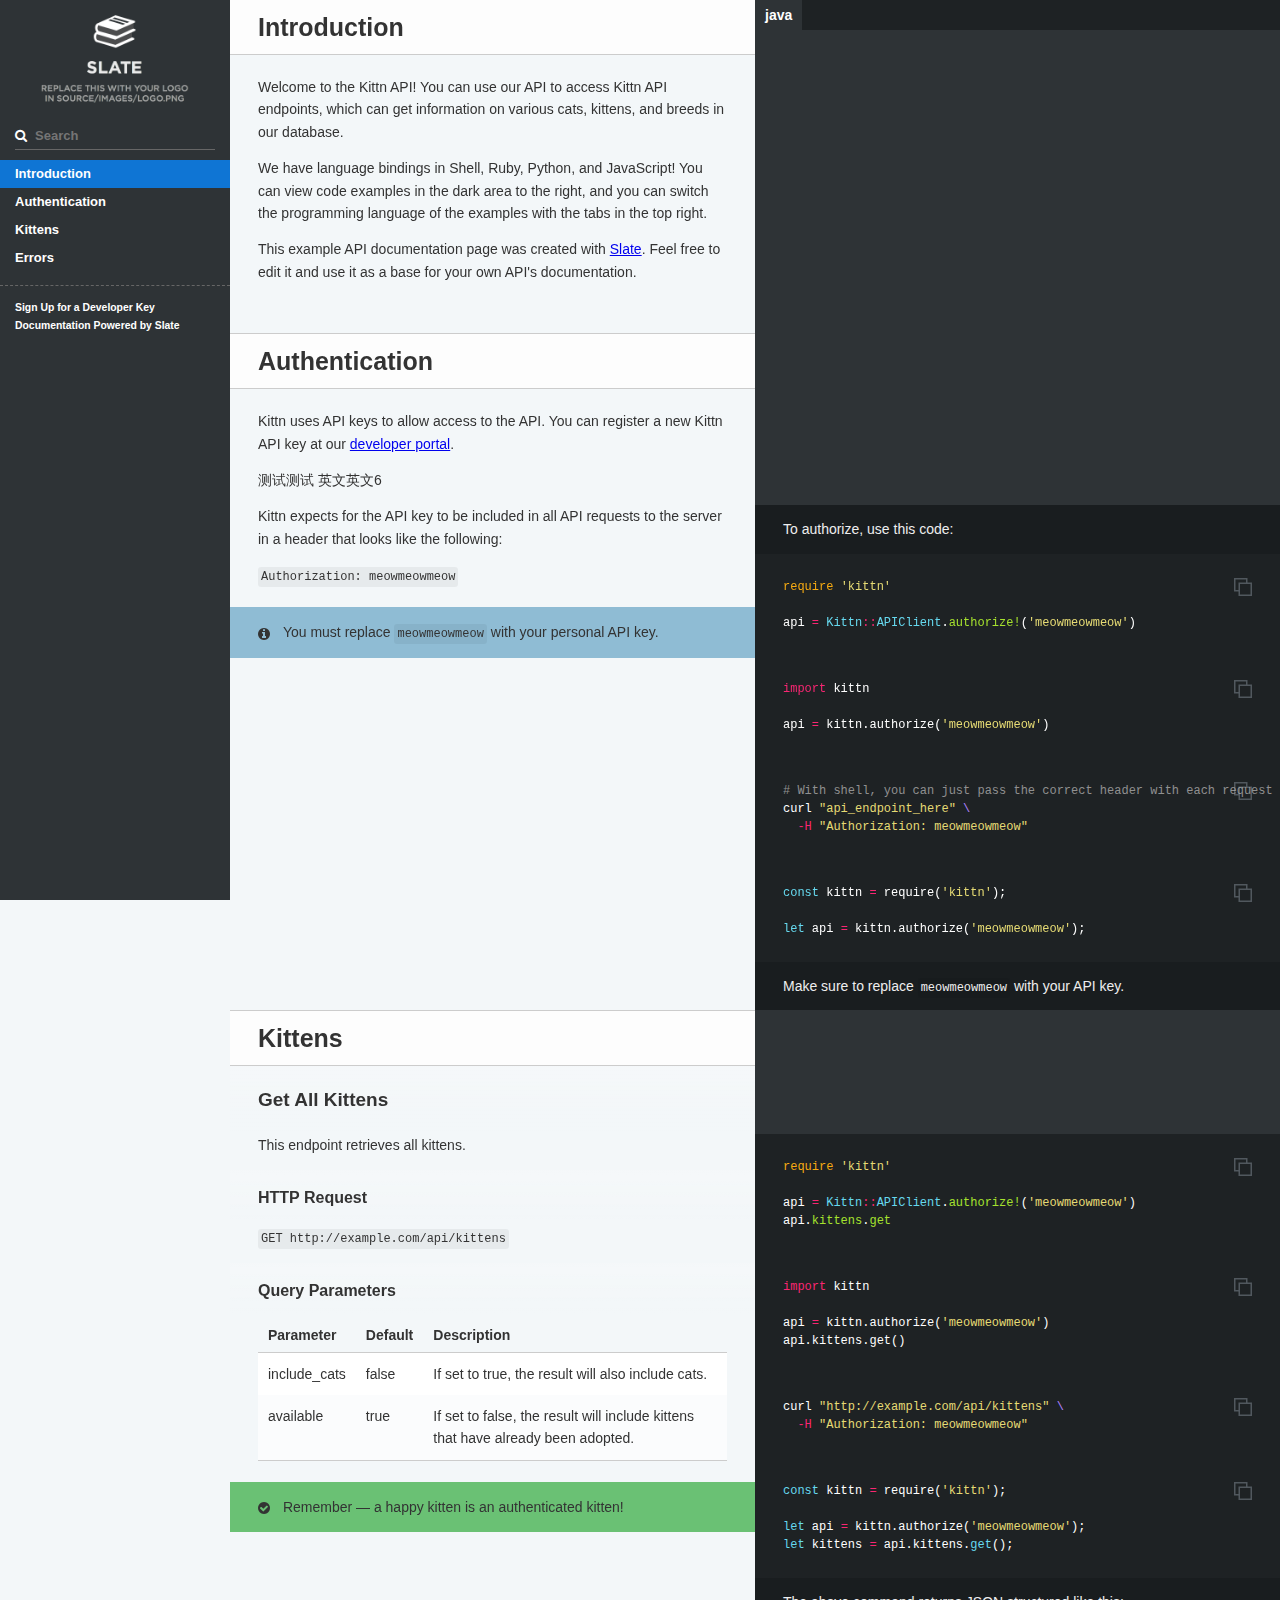
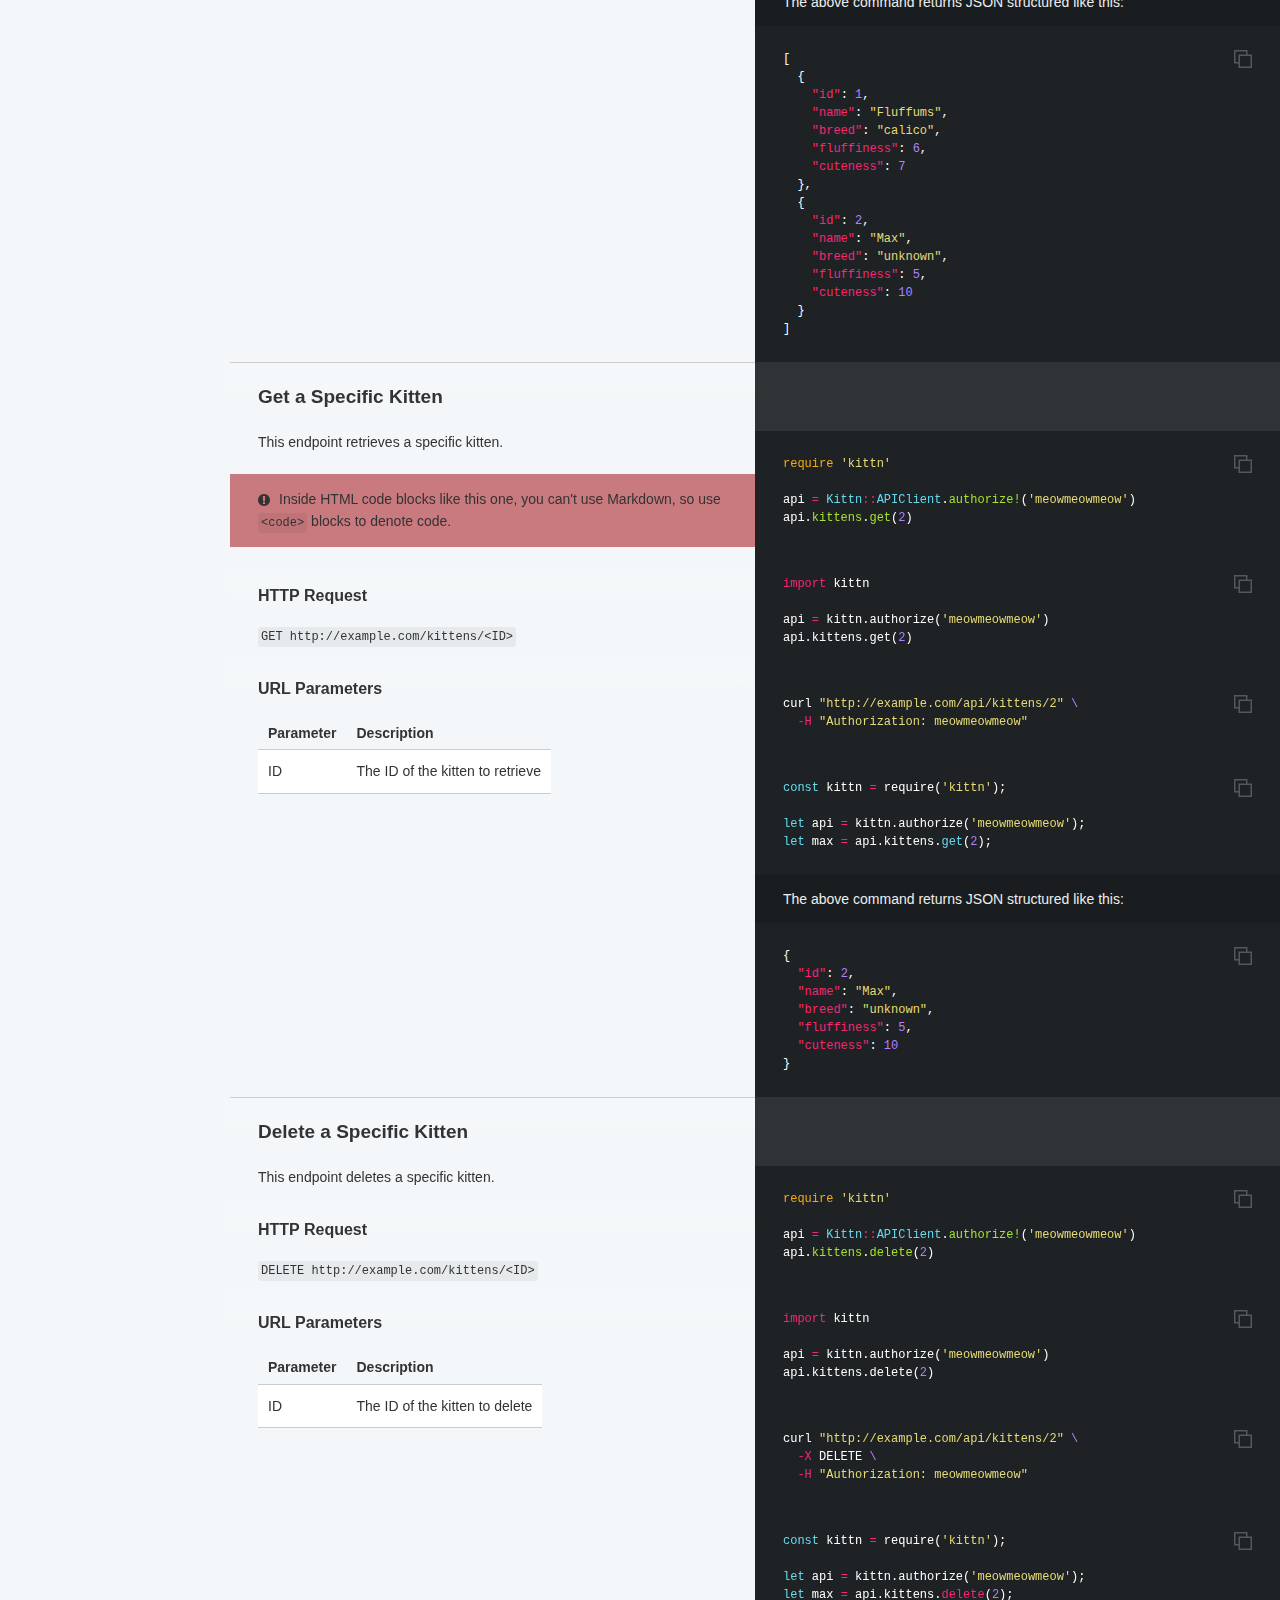
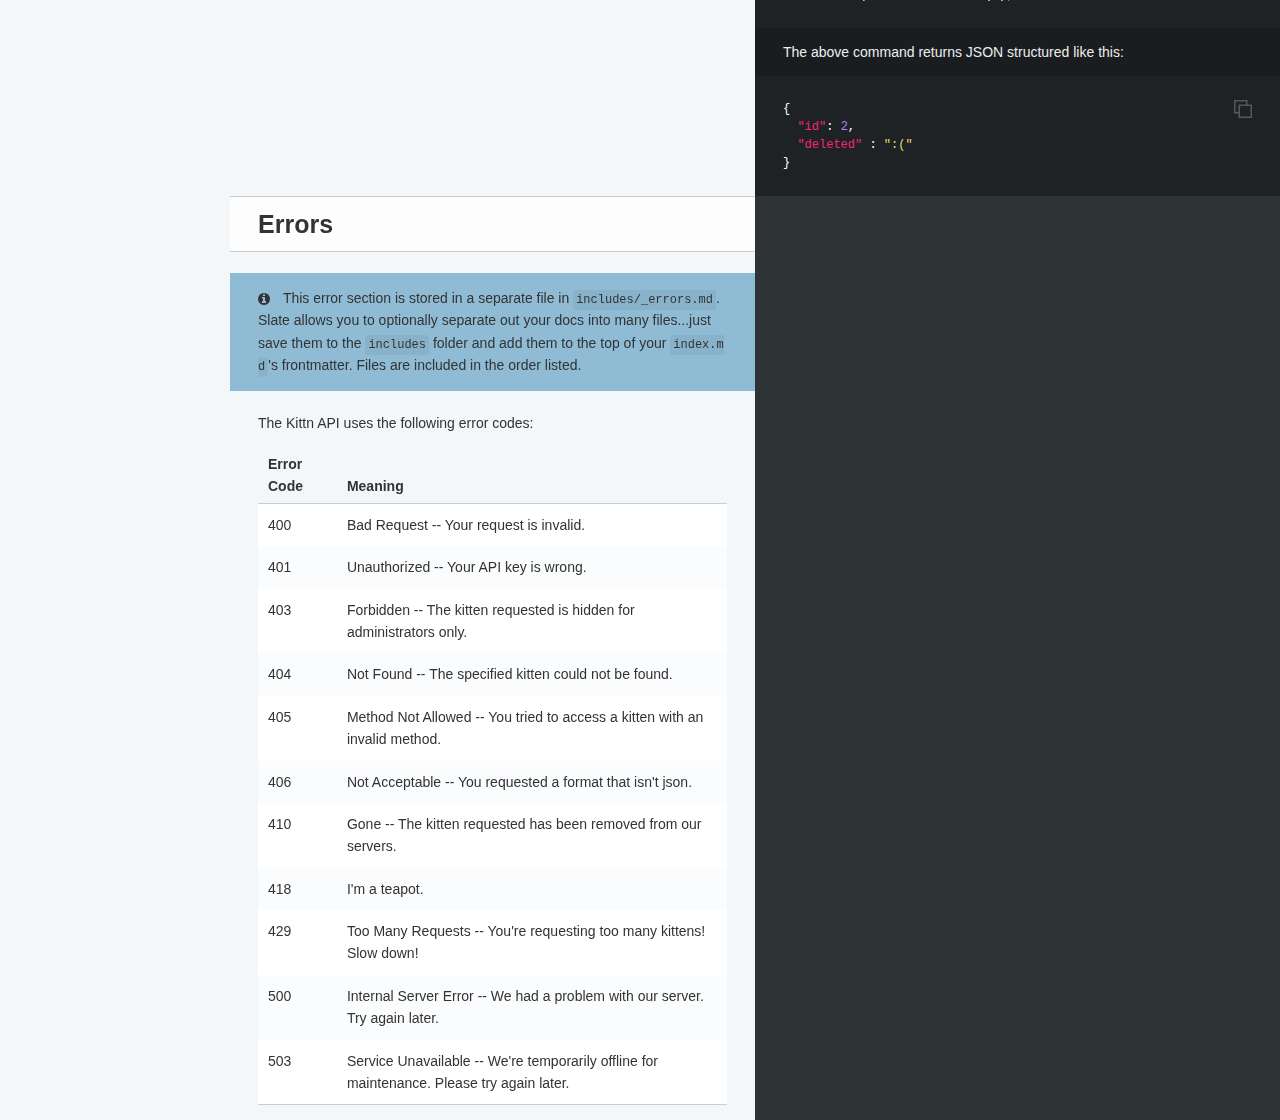
<file: API-MPC/en/index.html>
<!doctype html>
<html>
  <head>
    <meta charset="utf-8">
    <meta content="IE=edge,chrome=1" http-equiv="X-UA-Compatible">
    <meta name="viewport" content="width=device-width, initial-scale=1, maximum-scale=1">
        <meta
            name="description"
            content="Documentation for the Kittn API"
        >
    <title>API Reference</title>

    <style media="screen">
      .highlight table td { padding: 5px; }
.highlight table pre { margin: 0; }
.highlight .gh {
  color: #999999;
}
.highlight .sr {
  color: #f6aa11;
}
.highlight .go {
  color: #888888;
}
.highlight .gp {
  color: #555555;
}
.highlight .gs {
}
.highlight .gu {
  color: #aaaaaa;
}
.highlight .nb {
  color: #f6aa11;
}
.highlight .cm {
  color: #75715e;
}
.highlight .cp {
  color: #75715e;
}
.highlight .c1 {
  color: #75715e;
}
.highlight .cs {
  color: #75715e;
}
.highlight .c, .highlight .ch, .highlight .cd, .highlight .cpf {
  color: #75715e;
}
.highlight .err {
  color: #960050;
}
.highlight .gr {
  color: #960050;
}
.highlight .gt {
  color: #960050;
}
.highlight .gd {
  color: #49483e;
}
.highlight .gi {
  color: #49483e;
}
.highlight .ge {
  color: #49483e;
}
.highlight .kc {
  color: #66d9ef;
}
.highlight .kd {
  color: #66d9ef;
}
.highlight .kr {
  color: #66d9ef;
}
.highlight .no {
  color: #66d9ef;
}
.highlight .kt {
  color: #66d9ef;
}
.highlight .mf {
  color: #ae81ff;
}
.highlight .mh {
  color: #ae81ff;
}
.highlight .il {
  color: #ae81ff;
}
.highlight .mi {
  color: #ae81ff;
}
.highlight .mo {
  color: #ae81ff;
}
.highlight .m, .highlight .mb, .highlight .mx {
  color: #ae81ff;
}
.highlight .sc {
  color: #ae81ff;
}
.highlight .se {
  color: #ae81ff;
}
.highlight .ss {
  color: #ae81ff;
}
.highlight .sd {
  color: #e6db74;
}
.highlight .s2 {
  color: #e6db74;
}
.highlight .sb {
  color: #e6db74;
}
.highlight .sh {
  color: #e6db74;
}
.highlight .si {
  color: #e6db74;
}
.highlight .sx {
  color: #e6db74;
}
.highlight .s1 {
  color: #e6db74;
}
.highlight .s, .highlight .sa, .highlight .dl {
  color: #e6db74;
}
.highlight .na {
  color: #a6e22e;
}
.highlight .nc {
  color: #a6e22e;
}
.highlight .nd {
  color: #a6e22e;
}
.highlight .ne {
  color: #a6e22e;
}
.highlight .nf, .highlight .fm {
  color: #a6e22e;
}
.highlight .vc {
  color: #ffffff;
}
.highlight .nn {
  color: #ffffff;
}
.highlight .ni {
  color: #ffffff;
}
.highlight .bp {
  color: #ffffff;
}
.highlight .vg {
  color: #ffffff;
}
.highlight .vi {
  color: #ffffff;
}
.highlight .nv, .highlight .vm {
  color: #ffffff;
}
.highlight .w {
  color: #ffffff;
}
.highlight {
  color: #ffffff;
}
.highlight .n, .highlight .py, .highlight .nx {
  color: #ffffff;
}
.highlight .nl {
  color: #f92672;
}
.highlight .ow {
  color: #f92672;
}
.highlight .nt {
  color: #f92672;
}
.highlight .k, .highlight .kv {
  color: #f92672;
}
.highlight .kn {
  color: #f92672;
}
.highlight .kp {
  color: #f92672;
}
.highlight .o {
  color: #f92672;
}
    </style>
    <style media="print">
      * {
        -webkit-transition:none!important;
        transition:none!important;
      }
      .highlight table td { padding: 5px; }
.highlight table pre { margin: 0; }
.highlight, .highlight .w {
  color: #586e75;
}
.highlight .err {
  color: #002b36;
  background-color: #dc322f;
}
.highlight .c, .highlight .ch, .highlight .cd, .highlight .cm, .highlight .cpf, .highlight .c1, .highlight .cs {
  color: #657b83;
}
.highlight .cp {
  color: #b58900;
}
.highlight .nt {
  color: #b58900;
}
.highlight .o, .highlight .ow {
  color: #93a1a1;
}
.highlight .p, .highlight .pi {
  color: #93a1a1;
}
.highlight .gi {
  color: #859900;
}
.highlight .gd {
  color: #dc322f;
}
.highlight .gh {
  color: #268bd2;
  background-color: #002b36;
  font-weight: bold;
}
.highlight .k, .highlight .kn, .highlight .kp, .highlight .kr, .highlight .kv {
  color: #6c71c4;
}
.highlight .kc {
  color: #cb4b16;
}
.highlight .kt {
  color: #cb4b16;
}
.highlight .kd {
  color: #cb4b16;
}
.highlight .s, .highlight .sb, .highlight .sc, .highlight .dl, .highlight .sd, .highlight .s2, .highlight .sh, .highlight .sx, .highlight .s1 {
  color: #859900;
}
.highlight .sa {
  color: #6c71c4;
}
.highlight .sr {
  color: #2aa198;
}
.highlight .si {
  color: #d33682;
}
.highlight .se {
  color: #d33682;
}
.highlight .nn {
  color: #b58900;
}
.highlight .nc {
  color: #b58900;
}
.highlight .no {
  color: #b58900;
}
.highlight .na {
  color: #268bd2;
}
.highlight .m, .highlight .mb, .highlight .mf, .highlight .mh, .highlight .mi, .highlight .il, .highlight .mo, .highlight .mx {
  color: #859900;
}
.highlight .ss {
  color: #859900;
}
    </style>
    <link href="stylesheets/screen-cf9a9cf0.css" rel="stylesheet" media="screen" />
    <link href="stylesheets/print-953e3353.css" rel="stylesheet" media="print" />
      <script src="javascripts/all-2b633527.js"></script>

    <script>
      $(function() { setupCodeCopy(); });
    </script>
  </head>

  <body class="index" data-languages="[&quot;java&quot;]">
    <a href="#" id="nav-button">
      <span>
        NAV
        <img src="images/navbar-cad8cdcb.png" alt="" />
      </span>
    </a>
    <div class="toc-wrapper">
      <img src="images/logo-1e815a84.png" class="logo" alt="" />
        <div class="lang-selector">
              <a href="#" data-language-name="java">java</a>
        </div>
        <div class="search">
          <input type="text" class="search" id="input-search" placeholder="Search">
        </div>
        <ul class="search-results"></ul>
      <ul id="toc" class="toc-list-h1">
          <li>
            <a href="#introduction" class="toc-h1 toc-link" data-title="Introduction">Introduction</a>
          </li>
          <li>
            <a href="#authentication" class="toc-h1 toc-link" data-title="Authentication">Authentication</a>
          </li>
          <li>
            <a href="#kittens" class="toc-h1 toc-link" data-title="Kittens">Kittens</a>
              <ul class="toc-list-h2">
                  <li>
                    <a href="#get-all-kittens" class="toc-h2 toc-link" data-title="Get All Kittens">Get All Kittens</a>
                      <ul class="toc-list-h3">
                          <li>
                            <a href="#http-request" class="toc-h3 toc-link" data-title="HTTP Request">HTTP Request</a>
                          </li>
                          <li>
                            <a href="#query-parameters" class="toc-h3 toc-link" data-title="Query Parameters">Query Parameters</a>
                          </li>
                      </ul>
                  </li>
                  <li>
                    <a href="#get-a-specific-kitten" class="toc-h2 toc-link" data-title="Get a Specific Kitten">Get a Specific Kitten</a>
                      <ul class="toc-list-h3">
                          <li>
                            <a href="#http-request-2" class="toc-h3 toc-link" data-title="HTTP Request">HTTP Request</a>
                          </li>
                          <li>
                            <a href="#url-parameters" class="toc-h3 toc-link" data-title="URL Parameters">URL Parameters</a>
                          </li>
                      </ul>
                  </li>
                  <li>
                    <a href="#delete-a-specific-kitten" class="toc-h2 toc-link" data-title="Delete a Specific Kitten">Delete a Specific Kitten</a>
                      <ul class="toc-list-h3">
                          <li>
                            <a href="#http-request-3" class="toc-h3 toc-link" data-title="HTTP Request">HTTP Request</a>
                          </li>
                          <li>
                            <a href="#url-parameters-2" class="toc-h3 toc-link" data-title="URL Parameters">URL Parameters</a>
                          </li>
                      </ul>
                  </li>
              </ul>
          </li>
          <li>
            <a href="#errors" class="toc-h1 toc-link" data-title="Errors">Errors</a>
          </li>
      </ul>
        <ul class="toc-footer">
            <li><a href='#'>Sign Up for a Developer Key</a></li>
            <li><a href='https://github.com/slatedocs/slate'>Documentation Powered by Slate</a></li>
        </ul>
    </div>
    <div class="page-wrapper">
      <div class="dark-box"></div>
      <div class="content">
        <h1 id='introduction'>Introduction</h1>
<p>Welcome to the Kittn API! You can use our API to access Kittn API endpoints, which can get information on various cats, kittens, and breeds in our database.</p>

<p>We have language bindings in Shell, Ruby, Python, and JavaScript! You can view code examples in the dark area to the right, and you can switch the programming language of the examples with the tabs in the top right.</p>

<p>This example API documentation page was created with <a href="https://github.com/slatedocs/slate">Slate</a>. Feel free to edit it and use it as a base for your own API&#39;s documentation.</p>
<h1 id='authentication'>Authentication</h1>
<p>Kittn uses API keys to allow access to the API. You can register a new Kittn API key at our <a href="http://example.com/developers">developer portal</a>.</p>

<p>测试测试 英文英文6</p>

<blockquote>
<p>To authorize, use this code:</p>
</blockquote>
<div class="highlight"><pre class="highlight ruby tab-ruby"><code><span class="nb">require</span> <span class="s1">'kittn'</span>

<span class="n">api</span> <span class="o">=</span> <span class="no">Kittn</span><span class="o">::</span><span class="no">APIClient</span><span class="p">.</span><span class="nf">authorize!</span><span class="p">(</span><span class="s1">'meowmeowmeow'</span><span class="p">)</span>
</code></pre></div><div class="highlight"><pre class="highlight python tab-python"><code><span class="kn">import</span> <span class="nn">kittn</span>

<span class="n">api</span> <span class="o">=</span> <span class="n">kittn</span><span class="p">.</span><span class="n">authorize</span><span class="p">(</span><span class="s">'meowmeowmeow'</span><span class="p">)</span>
</code></pre></div><div class="highlight"><pre class="highlight shell tab-shell"><code><span class="c"># With shell, you can just pass the correct header with each request</span>
curl <span class="s2">"api_endpoint_here"</span> <span class="se">\</span>
  <span class="nt">-H</span> <span class="s2">"Authorization: meowmeowmeow"</span>
</code></pre></div><div class="highlight"><pre class="highlight javascript tab-javascript"><code><span class="kd">const</span> <span class="nx">kittn</span> <span class="o">=</span> <span class="nx">require</span><span class="p">(</span><span class="dl">'</span><span class="s1">kittn</span><span class="dl">'</span><span class="p">);</span>

<span class="kd">let</span> <span class="nx">api</span> <span class="o">=</span> <span class="nx">kittn</span><span class="p">.</span><span class="nx">authorize</span><span class="p">(</span><span class="dl">'</span><span class="s1">meowmeowmeow</span><span class="dl">'</span><span class="p">);</span>
</code></pre></div>
<blockquote>
<p>Make sure to replace <code>meowmeowmeow</code> with your API key.</p>
</blockquote>

<p>Kittn expects for the API key to be included in all API requests to the server in a header that looks like the following:</p>

<p><code>Authorization: meowmeowmeow</code></p>

<aside class="notice">
You must replace <code>meowmeowmeow</code> with your personal API key.
</aside>
<h1 id='kittens'>Kittens</h1><h2 id='get-all-kittens'>Get All Kittens</h2><div class="highlight"><pre class="highlight ruby tab-ruby"><code><span class="nb">require</span> <span class="s1">'kittn'</span>

<span class="n">api</span> <span class="o">=</span> <span class="no">Kittn</span><span class="o">::</span><span class="no">APIClient</span><span class="p">.</span><span class="nf">authorize!</span><span class="p">(</span><span class="s1">'meowmeowmeow'</span><span class="p">)</span>
<span class="n">api</span><span class="p">.</span><span class="nf">kittens</span><span class="p">.</span><span class="nf">get</span>
</code></pre></div><div class="highlight"><pre class="highlight python tab-python"><code><span class="kn">import</span> <span class="nn">kittn</span>

<span class="n">api</span> <span class="o">=</span> <span class="n">kittn</span><span class="p">.</span><span class="n">authorize</span><span class="p">(</span><span class="s">'meowmeowmeow'</span><span class="p">)</span>
<span class="n">api</span><span class="p">.</span><span class="n">kittens</span><span class="p">.</span><span class="n">get</span><span class="p">()</span>
</code></pre></div><div class="highlight"><pre class="highlight shell tab-shell"><code>curl <span class="s2">"http://example.com/api/kittens"</span> <span class="se">\</span>
  <span class="nt">-H</span> <span class="s2">"Authorization: meowmeowmeow"</span>
</code></pre></div><div class="highlight"><pre class="highlight javascript tab-javascript"><code><span class="kd">const</span> <span class="nx">kittn</span> <span class="o">=</span> <span class="nx">require</span><span class="p">(</span><span class="dl">'</span><span class="s1">kittn</span><span class="dl">'</span><span class="p">);</span>

<span class="kd">let</span> <span class="nx">api</span> <span class="o">=</span> <span class="nx">kittn</span><span class="p">.</span><span class="nx">authorize</span><span class="p">(</span><span class="dl">'</span><span class="s1">meowmeowmeow</span><span class="dl">'</span><span class="p">);</span>
<span class="kd">let</span> <span class="nx">kittens</span> <span class="o">=</span> <span class="nx">api</span><span class="p">.</span><span class="nx">kittens</span><span class="p">.</span><span class="kd">get</span><span class="p">();</span>
</code></pre></div>
<blockquote>
<p>The above command returns JSON structured like this:</p>
</blockquote>
<div class="highlight"><pre class="highlight json tab-json"><code><span class="p">[</span><span class="w">
  </span><span class="p">{</span><span class="w">
    </span><span class="nl">"id"</span><span class="p">:</span><span class="w"> </span><span class="mi">1</span><span class="p">,</span><span class="w">
    </span><span class="nl">"name"</span><span class="p">:</span><span class="w"> </span><span class="s2">"Fluffums"</span><span class="p">,</span><span class="w">
    </span><span class="nl">"breed"</span><span class="p">:</span><span class="w"> </span><span class="s2">"calico"</span><span class="p">,</span><span class="w">
    </span><span class="nl">"fluffiness"</span><span class="p">:</span><span class="w"> </span><span class="mi">6</span><span class="p">,</span><span class="w">
    </span><span class="nl">"cuteness"</span><span class="p">:</span><span class="w"> </span><span class="mi">7</span><span class="w">
  </span><span class="p">},</span><span class="w">
  </span><span class="p">{</span><span class="w">
    </span><span class="nl">"id"</span><span class="p">:</span><span class="w"> </span><span class="mi">2</span><span class="p">,</span><span class="w">
    </span><span class="nl">"name"</span><span class="p">:</span><span class="w"> </span><span class="s2">"Max"</span><span class="p">,</span><span class="w">
    </span><span class="nl">"breed"</span><span class="p">:</span><span class="w"> </span><span class="s2">"unknown"</span><span class="p">,</span><span class="w">
    </span><span class="nl">"fluffiness"</span><span class="p">:</span><span class="w"> </span><span class="mi">5</span><span class="p">,</span><span class="w">
    </span><span class="nl">"cuteness"</span><span class="p">:</span><span class="w"> </span><span class="mi">10</span><span class="w">
  </span><span class="p">}</span><span class="w">
</span><span class="p">]</span><span class="w">
</span></code></pre></div>
<p>This endpoint retrieves all kittens.</p>
<h3 id='http-request'>HTTP Request</h3>
<p><code>GET http://example.com/api/kittens</code></p>
<h3 id='query-parameters'>Query Parameters</h3>
<table><thead>
<tr>
<th>Parameter</th>
<th>Default</th>
<th>Description</th>
</tr>
</thead><tbody>
<tr>
<td>include_cats</td>
<td>false</td>
<td>If set to true, the result will also include cats.</td>
</tr>
<tr>
<td>available</td>
<td>true</td>
<td>If set to false, the result will include kittens that have already been adopted.</td>
</tr>
</tbody></table>

<aside class="success">
Remember — a happy kitten is an authenticated kitten!
</aside>
<h2 id='get-a-specific-kitten'>Get a Specific Kitten</h2><div class="highlight"><pre class="highlight ruby tab-ruby"><code><span class="nb">require</span> <span class="s1">'kittn'</span>

<span class="n">api</span> <span class="o">=</span> <span class="no">Kittn</span><span class="o">::</span><span class="no">APIClient</span><span class="p">.</span><span class="nf">authorize!</span><span class="p">(</span><span class="s1">'meowmeowmeow'</span><span class="p">)</span>
<span class="n">api</span><span class="p">.</span><span class="nf">kittens</span><span class="p">.</span><span class="nf">get</span><span class="p">(</span><span class="mi">2</span><span class="p">)</span>
</code></pre></div><div class="highlight"><pre class="highlight python tab-python"><code><span class="kn">import</span> <span class="nn">kittn</span>

<span class="n">api</span> <span class="o">=</span> <span class="n">kittn</span><span class="p">.</span><span class="n">authorize</span><span class="p">(</span><span class="s">'meowmeowmeow'</span><span class="p">)</span>
<span class="n">api</span><span class="p">.</span><span class="n">kittens</span><span class="p">.</span><span class="n">get</span><span class="p">(</span><span class="mi">2</span><span class="p">)</span>
</code></pre></div><div class="highlight"><pre class="highlight shell tab-shell"><code>curl <span class="s2">"http://example.com/api/kittens/2"</span> <span class="se">\</span>
  <span class="nt">-H</span> <span class="s2">"Authorization: meowmeowmeow"</span>
</code></pre></div><div class="highlight"><pre class="highlight javascript tab-javascript"><code><span class="kd">const</span> <span class="nx">kittn</span> <span class="o">=</span> <span class="nx">require</span><span class="p">(</span><span class="dl">'</span><span class="s1">kittn</span><span class="dl">'</span><span class="p">);</span>

<span class="kd">let</span> <span class="nx">api</span> <span class="o">=</span> <span class="nx">kittn</span><span class="p">.</span><span class="nx">authorize</span><span class="p">(</span><span class="dl">'</span><span class="s1">meowmeowmeow</span><span class="dl">'</span><span class="p">);</span>
<span class="kd">let</span> <span class="nx">max</span> <span class="o">=</span> <span class="nx">api</span><span class="p">.</span><span class="nx">kittens</span><span class="p">.</span><span class="kd">get</span><span class="p">(</span><span class="mi">2</span><span class="p">);</span>
</code></pre></div>
<blockquote>
<p>The above command returns JSON structured like this:</p>
</blockquote>
<div class="highlight"><pre class="highlight json tab-json"><code><span class="p">{</span><span class="w">
  </span><span class="nl">"id"</span><span class="p">:</span><span class="w"> </span><span class="mi">2</span><span class="p">,</span><span class="w">
  </span><span class="nl">"name"</span><span class="p">:</span><span class="w"> </span><span class="s2">"Max"</span><span class="p">,</span><span class="w">
  </span><span class="nl">"breed"</span><span class="p">:</span><span class="w"> </span><span class="s2">"unknown"</span><span class="p">,</span><span class="w">
  </span><span class="nl">"fluffiness"</span><span class="p">:</span><span class="w"> </span><span class="mi">5</span><span class="p">,</span><span class="w">
  </span><span class="nl">"cuteness"</span><span class="p">:</span><span class="w"> </span><span class="mi">10</span><span class="w">
</span><span class="p">}</span><span class="w">
</span></code></pre></div>
<p>This endpoint retrieves a specific kitten.</p>

<aside class="warning">Inside HTML code blocks like this one, you can't use Markdown, so use <code>&lt;code&gt;</code> blocks to denote code.</aside>
<h3 id='http-request-2'>HTTP Request</h3>
<p><code>GET http://example.com/kittens/&lt;ID&gt;</code></p>
<h3 id='url-parameters'>URL Parameters</h3>
<table><thead>
<tr>
<th>Parameter</th>
<th>Description</th>
</tr>
</thead><tbody>
<tr>
<td>ID</td>
<td>The ID of the kitten to retrieve</td>
</tr>
</tbody></table>
<h2 id='delete-a-specific-kitten'>Delete a Specific Kitten</h2><div class="highlight"><pre class="highlight ruby tab-ruby"><code><span class="nb">require</span> <span class="s1">'kittn'</span>

<span class="n">api</span> <span class="o">=</span> <span class="no">Kittn</span><span class="o">::</span><span class="no">APIClient</span><span class="p">.</span><span class="nf">authorize!</span><span class="p">(</span><span class="s1">'meowmeowmeow'</span><span class="p">)</span>
<span class="n">api</span><span class="p">.</span><span class="nf">kittens</span><span class="p">.</span><span class="nf">delete</span><span class="p">(</span><span class="mi">2</span><span class="p">)</span>
</code></pre></div><div class="highlight"><pre class="highlight python tab-python"><code><span class="kn">import</span> <span class="nn">kittn</span>

<span class="n">api</span> <span class="o">=</span> <span class="n">kittn</span><span class="p">.</span><span class="n">authorize</span><span class="p">(</span><span class="s">'meowmeowmeow'</span><span class="p">)</span>
<span class="n">api</span><span class="p">.</span><span class="n">kittens</span><span class="p">.</span><span class="n">delete</span><span class="p">(</span><span class="mi">2</span><span class="p">)</span>
</code></pre></div><div class="highlight"><pre class="highlight shell tab-shell"><code>curl <span class="s2">"http://example.com/api/kittens/2"</span> <span class="se">\</span>
  <span class="nt">-X</span> DELETE <span class="se">\</span>
  <span class="nt">-H</span> <span class="s2">"Authorization: meowmeowmeow"</span>
</code></pre></div><div class="highlight"><pre class="highlight javascript tab-javascript"><code><span class="kd">const</span> <span class="nx">kittn</span> <span class="o">=</span> <span class="nx">require</span><span class="p">(</span><span class="dl">'</span><span class="s1">kittn</span><span class="dl">'</span><span class="p">);</span>

<span class="kd">let</span> <span class="nx">api</span> <span class="o">=</span> <span class="nx">kittn</span><span class="p">.</span><span class="nx">authorize</span><span class="p">(</span><span class="dl">'</span><span class="s1">meowmeowmeow</span><span class="dl">'</span><span class="p">);</span>
<span class="kd">let</span> <span class="nx">max</span> <span class="o">=</span> <span class="nx">api</span><span class="p">.</span><span class="nx">kittens</span><span class="p">.</span><span class="k">delete</span><span class="p">(</span><span class="mi">2</span><span class="p">);</span>
</code></pre></div>
<blockquote>
<p>The above command returns JSON structured like this:</p>
</blockquote>
<div class="highlight"><pre class="highlight json tab-json"><code><span class="p">{</span><span class="w">
  </span><span class="nl">"id"</span><span class="p">:</span><span class="w"> </span><span class="mi">2</span><span class="p">,</span><span class="w">
  </span><span class="nl">"deleted"</span><span class="w"> </span><span class="p">:</span><span class="w"> </span><span class="s2">":("</span><span class="w">
</span><span class="p">}</span><span class="w">
</span></code></pre></div>
<p>This endpoint deletes a specific kitten.</p>
<h3 id='http-request-3'>HTTP Request</h3>
<p><code>DELETE http://example.com/kittens/&lt;ID&gt;</code></p>
<h3 id='url-parameters-2'>URL Parameters</h3>
<table><thead>
<tr>
<th>Parameter</th>
<th>Description</th>
</tr>
</thead><tbody>
<tr>
<td>ID</td>
<td>The ID of the kitten to delete</td>
</tr>
</tbody></table>
<h1 id='errors'>Errors</h1>
<aside class="notice">
This error section is stored in a separate file in <code>includes/_errors.md</code>. Slate allows you to optionally separate out your docs into many files...just save them to the <code>includes</code> folder and add them to the top of your <code>index.md</code>'s frontmatter. Files are included in the order listed.
</aside>

<p>The Kittn API uses the following error codes:</p>

<table><thead>
<tr>
<th>Error Code</th>
<th>Meaning</th>
</tr>
</thead><tbody>
<tr>
<td>400</td>
<td>Bad Request -- Your request is invalid.</td>
</tr>
<tr>
<td>401</td>
<td>Unauthorized -- Your API key is wrong.</td>
</tr>
<tr>
<td>403</td>
<td>Forbidden -- The kitten requested is hidden for administrators only.</td>
</tr>
<tr>
<td>404</td>
<td>Not Found -- The specified kitten could not be found.</td>
</tr>
<tr>
<td>405</td>
<td>Method Not Allowed -- You tried to access a kitten with an invalid method.</td>
</tr>
<tr>
<td>406</td>
<td>Not Acceptable -- You requested a format that isn&#39;t json.</td>
</tr>
<tr>
<td>410</td>
<td>Gone -- The kitten requested has been removed from our servers.</td>
</tr>
<tr>
<td>418</td>
<td>I&#39;m a teapot.</td>
</tr>
<tr>
<td>429</td>
<td>Too Many Requests -- You&#39;re requesting too many kittens! Slow down!</td>
</tr>
<tr>
<td>500</td>
<td>Internal Server Error -- We had a problem with our server. Try again later.</td>
</tr>
<tr>
<td>503</td>
<td>Service Unavailable -- We&#39;re temporarily offline for maintenance. Please try again later.</td>
</tr>
</tbody></table>

      </div>
      <div class="dark-box">
          <div class="lang-selector">
                <a href="#" data-language-name="java">java</a>
          </div>
      </div>
    </div>
  </body>
</html>
</file>
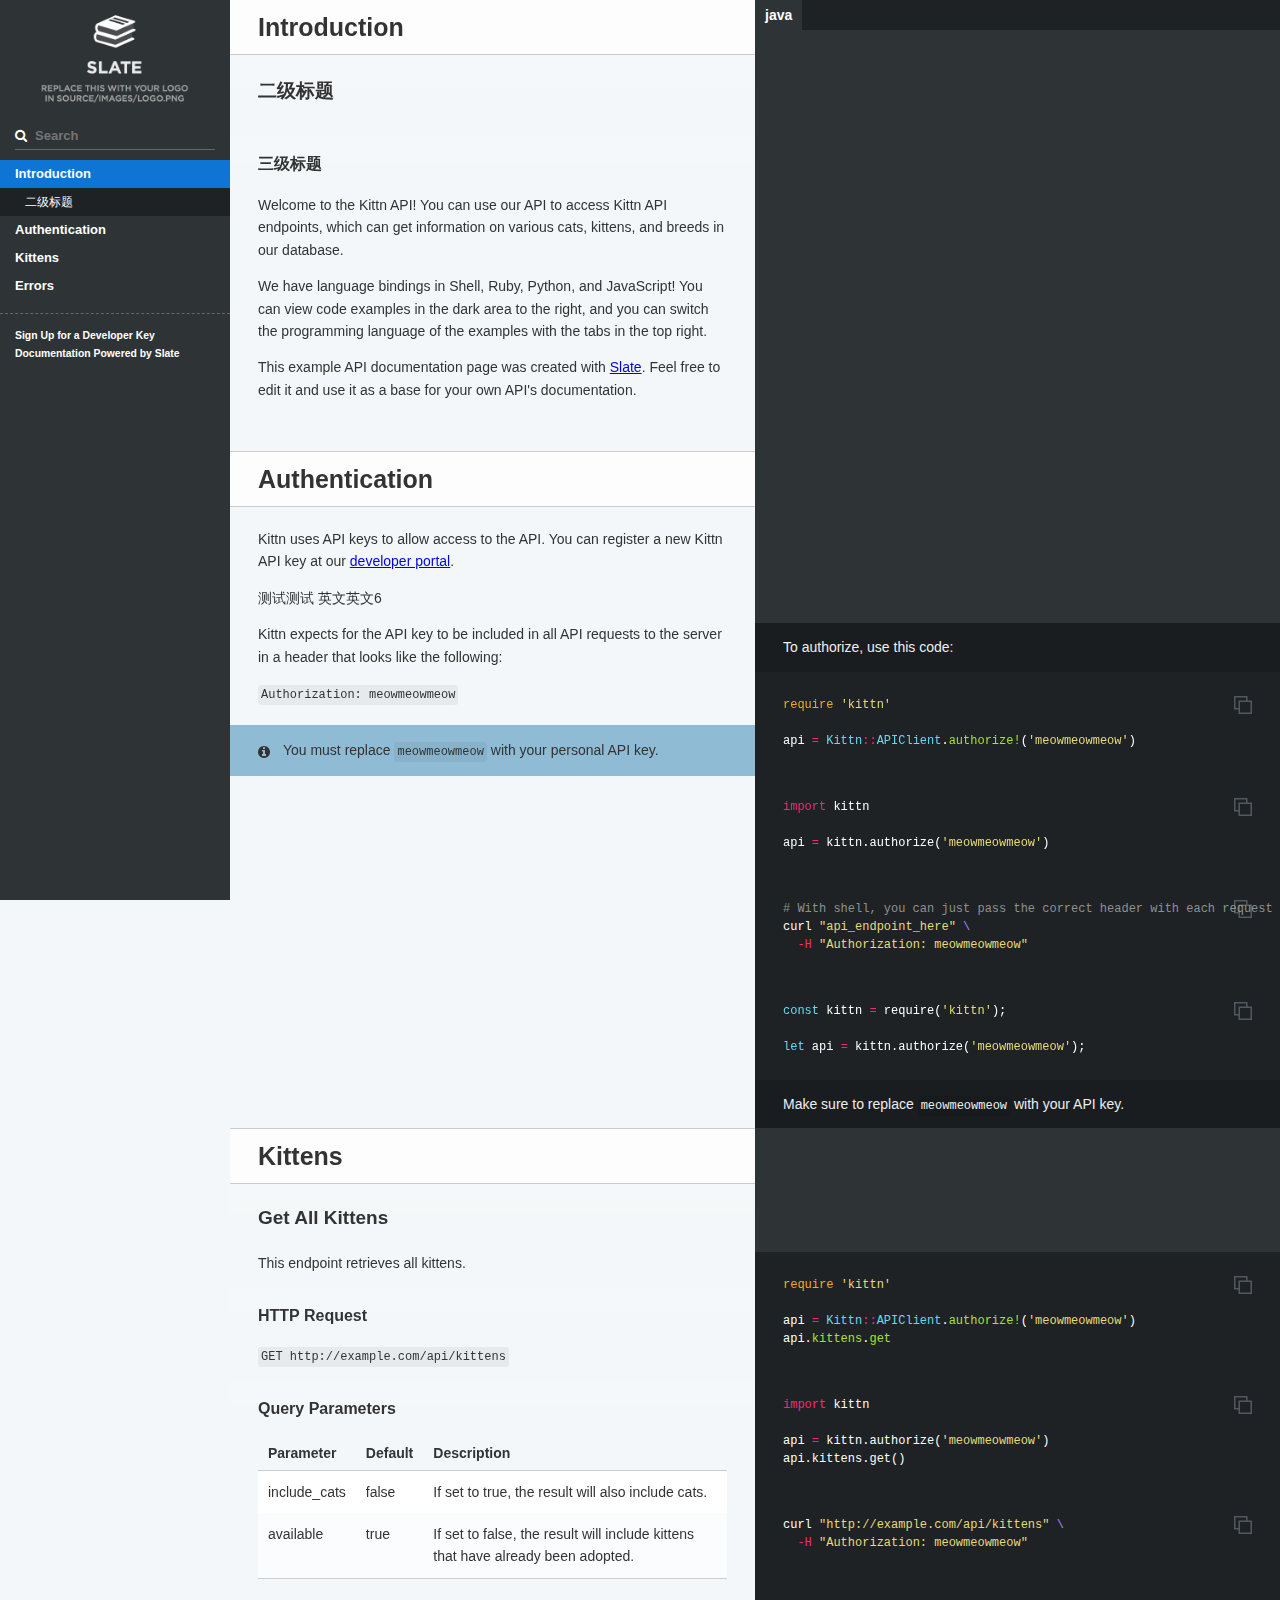
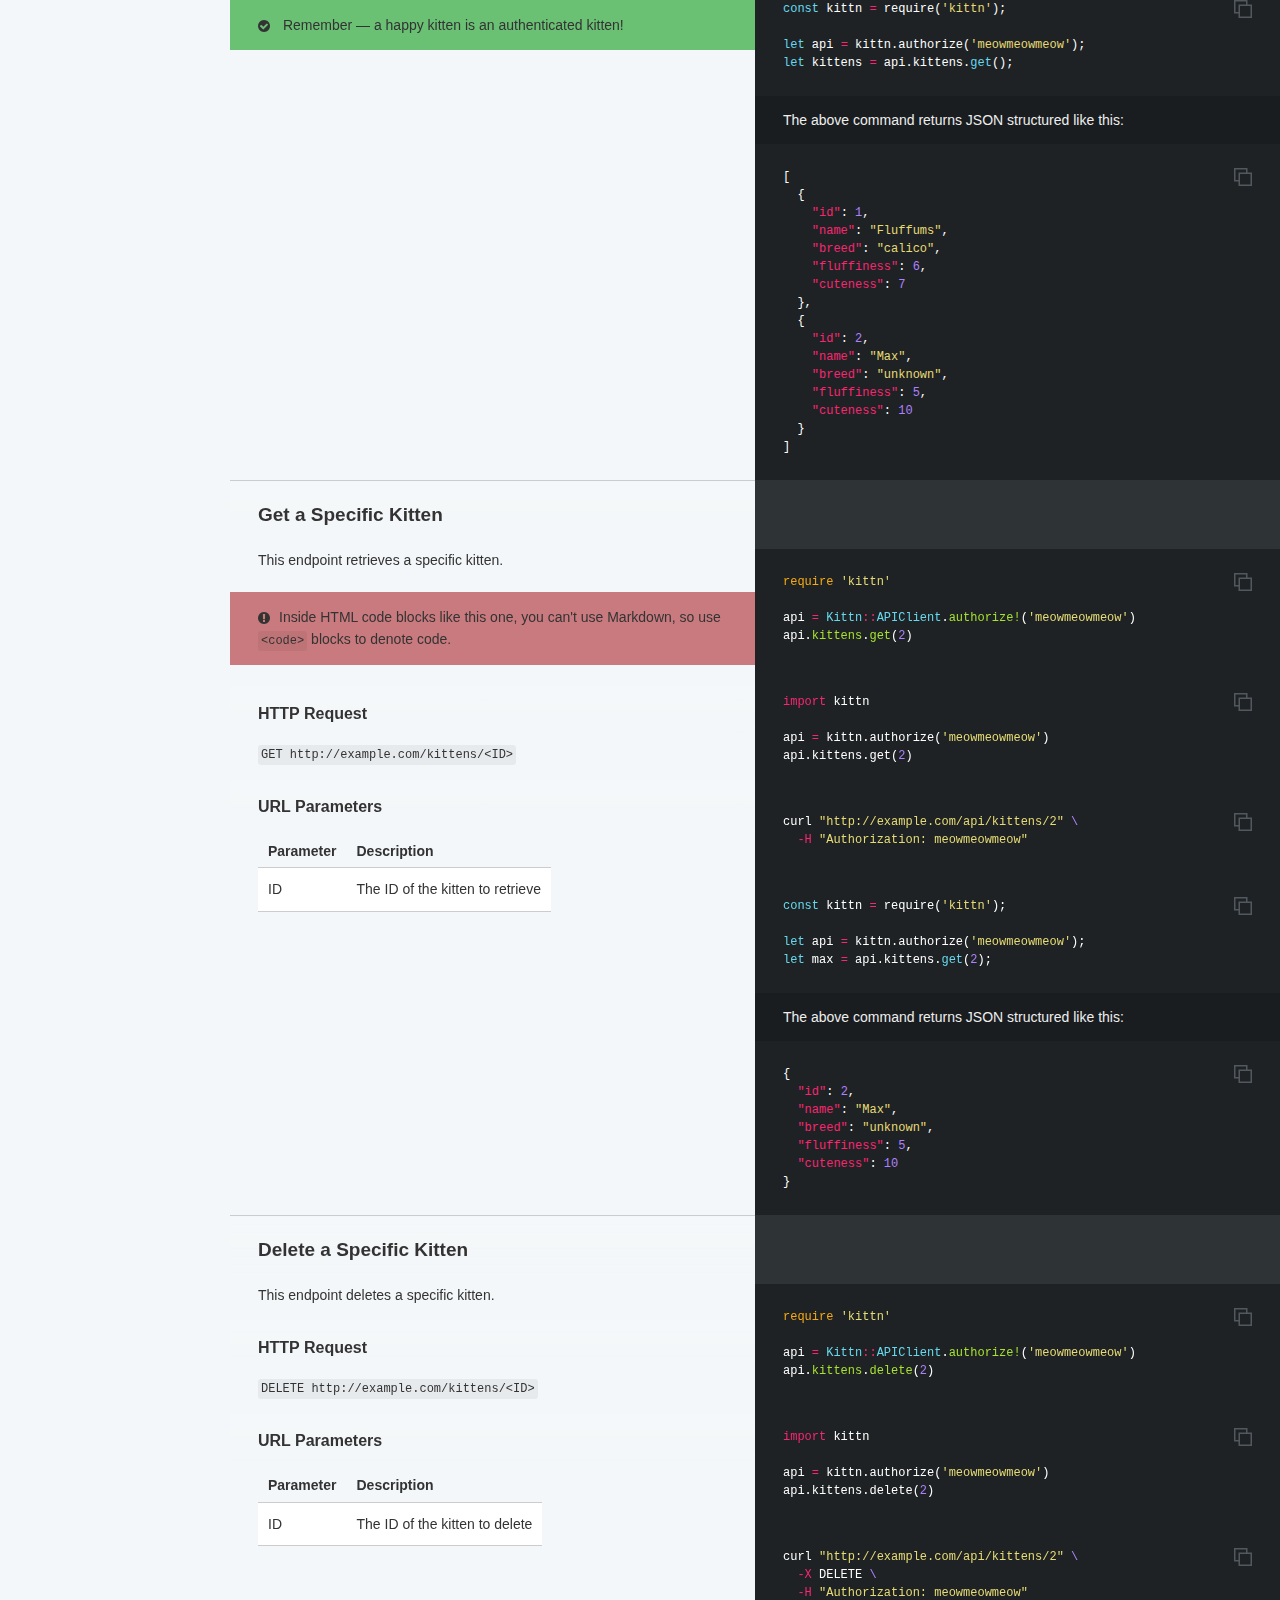
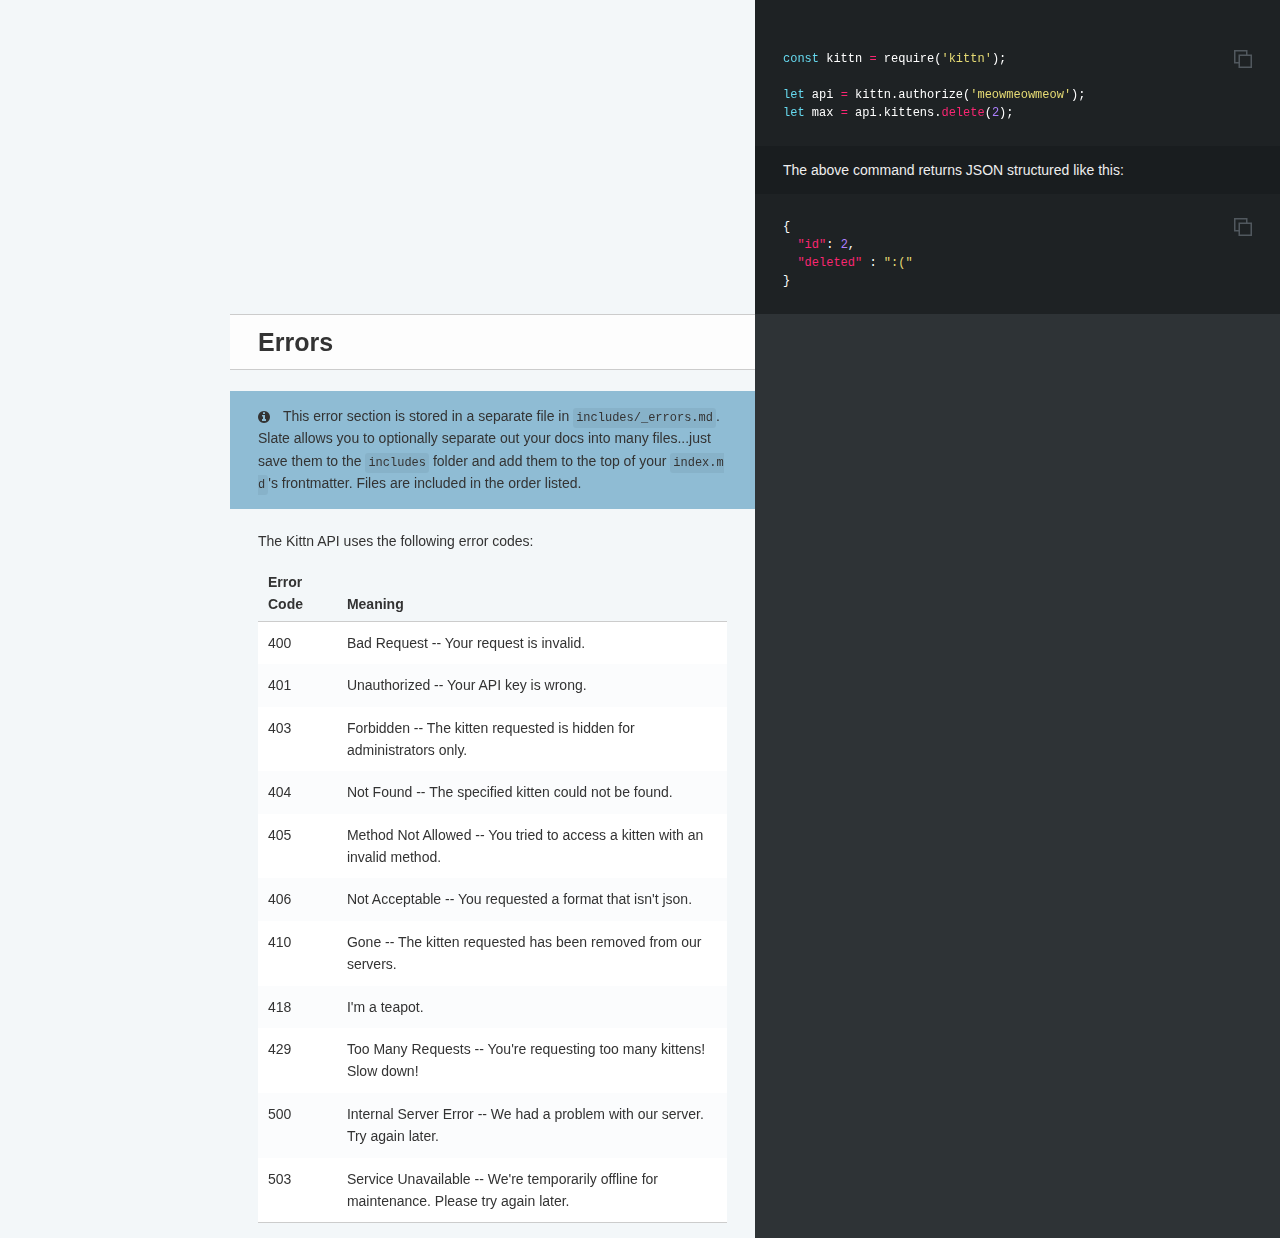
<file: API-MPC/zh/index.html>
<!doctype html>
<html>
  <head>
    <meta charset="utf-8">
    <meta content="IE=edge,chrome=1" http-equiv="X-UA-Compatible">
    <meta name="viewport" content="width=device-width, initial-scale=1, maximum-scale=1">
        <meta
            name="description"
            content="Documentation for the Kittn API"
        >
    <title>API Reference</title>

    <style media="screen">
      .highlight table td { padding: 5px; }
.highlight table pre { margin: 0; }
.highlight .gh {
  color: #999999;
}
.highlight .sr {
  color: #f6aa11;
}
.highlight .go {
  color: #888888;
}
.highlight .gp {
  color: #555555;
}
.highlight .gs {
}
.highlight .gu {
  color: #aaaaaa;
}
.highlight .nb {
  color: #f6aa11;
}
.highlight .cm {
  color: #75715e;
}
.highlight .cp {
  color: #75715e;
}
.highlight .c1 {
  color: #75715e;
}
.highlight .cs {
  color: #75715e;
}
.highlight .c, .highlight .ch, .highlight .cd, .highlight .cpf {
  color: #75715e;
}
.highlight .err {
  color: #960050;
}
.highlight .gr {
  color: #960050;
}
.highlight .gt {
  color: #960050;
}
.highlight .gd {
  color: #49483e;
}
.highlight .gi {
  color: #49483e;
}
.highlight .ge {
  color: #49483e;
}
.highlight .kc {
  color: #66d9ef;
}
.highlight .kd {
  color: #66d9ef;
}
.highlight .kr {
  color: #66d9ef;
}
.highlight .no {
  color: #66d9ef;
}
.highlight .kt {
  color: #66d9ef;
}
.highlight .mf {
  color: #ae81ff;
}
.highlight .mh {
  color: #ae81ff;
}
.highlight .il {
  color: #ae81ff;
}
.highlight .mi {
  color: #ae81ff;
}
.highlight .mo {
  color: #ae81ff;
}
.highlight .m, .highlight .mb, .highlight .mx {
  color: #ae81ff;
}
.highlight .sc {
  color: #ae81ff;
}
.highlight .se {
  color: #ae81ff;
}
.highlight .ss {
  color: #ae81ff;
}
.highlight .sd {
  color: #e6db74;
}
.highlight .s2 {
  color: #e6db74;
}
.highlight .sb {
  color: #e6db74;
}
.highlight .sh {
  color: #e6db74;
}
.highlight .si {
  color: #e6db74;
}
.highlight .sx {
  color: #e6db74;
}
.highlight .s1 {
  color: #e6db74;
}
.highlight .s, .highlight .sa, .highlight .dl {
  color: #e6db74;
}
.highlight .na {
  color: #a6e22e;
}
.highlight .nc {
  color: #a6e22e;
}
.highlight .nd {
  color: #a6e22e;
}
.highlight .ne {
  color: #a6e22e;
}
.highlight .nf, .highlight .fm {
  color: #a6e22e;
}
.highlight .vc {
  color: #ffffff;
}
.highlight .nn {
  color: #ffffff;
}
.highlight .ni {
  color: #ffffff;
}
.highlight .bp {
  color: #ffffff;
}
.highlight .vg {
  color: #ffffff;
}
.highlight .vi {
  color: #ffffff;
}
.highlight .nv, .highlight .vm {
  color: #ffffff;
}
.highlight .w {
  color: #ffffff;
}
.highlight {
  color: #ffffff;
}
.highlight .n, .highlight .py, .highlight .nx {
  color: #ffffff;
}
.highlight .nl {
  color: #f92672;
}
.highlight .ow {
  color: #f92672;
}
.highlight .nt {
  color: #f92672;
}
.highlight .k, .highlight .kv {
  color: #f92672;
}
.highlight .kn {
  color: #f92672;
}
.highlight .kp {
  color: #f92672;
}
.highlight .o {
  color: #f92672;
}
    </style>
    <style media="print">
      * {
        -webkit-transition:none!important;
        transition:none!important;
      }
      .highlight table td { padding: 5px; }
.highlight table pre { margin: 0; }
.highlight, .highlight .w {
  color: #586e75;
}
.highlight .err {
  color: #002b36;
  background-color: #dc322f;
}
.highlight .c, .highlight .ch, .highlight .cd, .highlight .cm, .highlight .cpf, .highlight .c1, .highlight .cs {
  color: #657b83;
}
.highlight .cp {
  color: #b58900;
}
.highlight .nt {
  color: #b58900;
}
.highlight .o, .highlight .ow {
  color: #93a1a1;
}
.highlight .p, .highlight .pi {
  color: #93a1a1;
}
.highlight .gi {
  color: #859900;
}
.highlight .gd {
  color: #dc322f;
}
.highlight .gh {
  color: #268bd2;
  background-color: #002b36;
  font-weight: bold;
}
.highlight .k, .highlight .kn, .highlight .kp, .highlight .kr, .highlight .kv {
  color: #6c71c4;
}
.highlight .kc {
  color: #cb4b16;
}
.highlight .kt {
  color: #cb4b16;
}
.highlight .kd {
  color: #cb4b16;
}
.highlight .s, .highlight .sb, .highlight .sc, .highlight .dl, .highlight .sd, .highlight .s2, .highlight .sh, .highlight .sx, .highlight .s1 {
  color: #859900;
}
.highlight .sa {
  color: #6c71c4;
}
.highlight .sr {
  color: #2aa198;
}
.highlight .si {
  color: #d33682;
}
.highlight .se {
  color: #d33682;
}
.highlight .nn {
  color: #b58900;
}
.highlight .nc {
  color: #b58900;
}
.highlight .no {
  color: #b58900;
}
.highlight .na {
  color: #268bd2;
}
.highlight .m, .highlight .mb, .highlight .mf, .highlight .mh, .highlight .mi, .highlight .il, .highlight .mo, .highlight .mx {
  color: #859900;
}
.highlight .ss {
  color: #859900;
}
    </style>
    <link href="stylesheets/screen-cf9a9cf0.css" rel="stylesheet" media="screen" />
    <link href="stylesheets/print-953e3353.css" rel="stylesheet" media="print" />
      <script src="javascripts/all-2b633527.js"></script>

    <script>
      $(function() { setupCodeCopy(); });
    </script>
  </head>

  <body class="index" data-languages="[&quot;java&quot;]">
    <a href="#" id="nav-button">
      <span>
        NAV
        <img src="images/navbar-cad8cdcb.png" alt="" />
      </span>
    </a>
    <div class="toc-wrapper">
      <img src="images/logo-1e815a84.png" class="logo" alt="" />
        <div class="lang-selector">
              <a href="#" data-language-name="java">java</a>
        </div>
        <div class="search">
          <input type="text" class="search" id="input-search" placeholder="Search">
        </div>
        <ul class="search-results"></ul>
      <ul id="toc" class="toc-list-h1">
          <li>
            <a href="#introduction" class="toc-h1 toc-link" data-title="Introduction">Introduction</a>
              <ul class="toc-list-h2">
                  <li>
                    <a href="#22dfeeb22d" class="toc-h2 toc-link" data-title="二级标题">二级标题</a>
                      <ul class="toc-list-h3">
                          <li>
                            <a href="#516f981774" class="toc-h3 toc-link" data-title="三级标题">三级标题</a>
                          </li>
                      </ul>
                  </li>
              </ul>
          </li>
          <li>
            <a href="#authentication" class="toc-h1 toc-link" data-title="Authentication">Authentication</a>
          </li>
          <li>
            <a href="#kittens" class="toc-h1 toc-link" data-title="Kittens">Kittens</a>
              <ul class="toc-list-h2">
                  <li>
                    <a href="#get-all-kittens" class="toc-h2 toc-link" data-title="Get All Kittens">Get All Kittens</a>
                      <ul class="toc-list-h3">
                          <li>
                            <a href="#http-request" class="toc-h3 toc-link" data-title="HTTP Request">HTTP Request</a>
                          </li>
                          <li>
                            <a href="#query-parameters" class="toc-h3 toc-link" data-title="Query Parameters">Query Parameters</a>
                          </li>
                      </ul>
                  </li>
                  <li>
                    <a href="#get-a-specific-kitten" class="toc-h2 toc-link" data-title="Get a Specific Kitten">Get a Specific Kitten</a>
                      <ul class="toc-list-h3">
                          <li>
                            <a href="#http-request-2" class="toc-h3 toc-link" data-title="HTTP Request">HTTP Request</a>
                          </li>
                          <li>
                            <a href="#url-parameters" class="toc-h3 toc-link" data-title="URL Parameters">URL Parameters</a>
                          </li>
                      </ul>
                  </li>
                  <li>
                    <a href="#delete-a-specific-kitten" class="toc-h2 toc-link" data-title="Delete a Specific Kitten">Delete a Specific Kitten</a>
                      <ul class="toc-list-h3">
                          <li>
                            <a href="#http-request-3" class="toc-h3 toc-link" data-title="HTTP Request">HTTP Request</a>
                          </li>
                          <li>
                            <a href="#url-parameters-2" class="toc-h3 toc-link" data-title="URL Parameters">URL Parameters</a>
                          </li>
                      </ul>
                  </li>
              </ul>
          </li>
          <li>
            <a href="#errors" class="toc-h1 toc-link" data-title="Errors">Errors</a>
          </li>
      </ul>
        <ul class="toc-footer">
            <li><a href='#'>Sign Up for a Developer Key</a></li>
            <li><a href='https://github.com/slatedocs/slate'>Documentation Powered by Slate</a></li>
        </ul>
    </div>
    <div class="page-wrapper">
      <div class="dark-box"></div>
      <div class="content">
        <h1 id='introduction'>Introduction</h1><h2 id='22dfeeb22d'>二级标题</h2><h3 id='516f981774'>三级标题</h3>
<p>Welcome to the Kittn API! You can use our API to access Kittn API endpoints, which can get information on various cats, kittens, and breeds in our database.</p>

<p>We have language bindings in Shell, Ruby, Python, and JavaScript! You can view code examples in the dark area to the right, and you can switch the programming language of the examples with the tabs in the top right.</p>

<p>This example API documentation page was created with <a href="https://github.com/slatedocs/slate">Slate</a>. Feel free to edit it and use it as a base for your own API&#39;s documentation.</p>
<h1 id='authentication'>Authentication</h1>
<p>Kittn uses API keys to allow access to the API. You can register a new Kittn API key at our <a href="http://example.com/developers">developer portal</a>.</p>

<p>测试测试 英文英文6</p>

<blockquote>
<p>To authorize, use this code:</p>
</blockquote>
<div class="highlight"><pre class="highlight ruby tab-ruby"><code><span class="nb">require</span> <span class="s1">'kittn'</span>

<span class="n">api</span> <span class="o">=</span> <span class="no">Kittn</span><span class="o">::</span><span class="no">APIClient</span><span class="p">.</span><span class="nf">authorize!</span><span class="p">(</span><span class="s1">'meowmeowmeow'</span><span class="p">)</span>
</code></pre></div><div class="highlight"><pre class="highlight python tab-python"><code><span class="kn">import</span> <span class="nn">kittn</span>

<span class="n">api</span> <span class="o">=</span> <span class="n">kittn</span><span class="p">.</span><span class="n">authorize</span><span class="p">(</span><span class="s">'meowmeowmeow'</span><span class="p">)</span>
</code></pre></div><div class="highlight"><pre class="highlight shell tab-shell"><code><span class="c"># With shell, you can just pass the correct header with each request</span>
curl <span class="s2">"api_endpoint_here"</span> <span class="se">\</span>
  <span class="nt">-H</span> <span class="s2">"Authorization: meowmeowmeow"</span>
</code></pre></div><div class="highlight"><pre class="highlight javascript tab-javascript"><code><span class="kd">const</span> <span class="nx">kittn</span> <span class="o">=</span> <span class="nx">require</span><span class="p">(</span><span class="dl">'</span><span class="s1">kittn</span><span class="dl">'</span><span class="p">);</span>

<span class="kd">let</span> <span class="nx">api</span> <span class="o">=</span> <span class="nx">kittn</span><span class="p">.</span><span class="nx">authorize</span><span class="p">(</span><span class="dl">'</span><span class="s1">meowmeowmeow</span><span class="dl">'</span><span class="p">);</span>
</code></pre></div>
<blockquote>
<p>Make sure to replace <code>meowmeowmeow</code> with your API key.</p>
</blockquote>

<p>Kittn expects for the API key to be included in all API requests to the server in a header that looks like the following:</p>

<p><code>Authorization: meowmeowmeow</code></p>

<aside class="notice">
You must replace <code>meowmeowmeow</code> with your personal API key.
</aside>
<h1 id='kittens'>Kittens</h1><h2 id='get-all-kittens'>Get All Kittens</h2><div class="highlight"><pre class="highlight ruby tab-ruby"><code><span class="nb">require</span> <span class="s1">'kittn'</span>

<span class="n">api</span> <span class="o">=</span> <span class="no">Kittn</span><span class="o">::</span><span class="no">APIClient</span><span class="p">.</span><span class="nf">authorize!</span><span class="p">(</span><span class="s1">'meowmeowmeow'</span><span class="p">)</span>
<span class="n">api</span><span class="p">.</span><span class="nf">kittens</span><span class="p">.</span><span class="nf">get</span>
</code></pre></div><div class="highlight"><pre class="highlight python tab-python"><code><span class="kn">import</span> <span class="nn">kittn</span>

<span class="n">api</span> <span class="o">=</span> <span class="n">kittn</span><span class="p">.</span><span class="n">authorize</span><span class="p">(</span><span class="s">'meowmeowmeow'</span><span class="p">)</span>
<span class="n">api</span><span class="p">.</span><span class="n">kittens</span><span class="p">.</span><span class="n">get</span><span class="p">()</span>
</code></pre></div><div class="highlight"><pre class="highlight shell tab-shell"><code>curl <span class="s2">"http://example.com/api/kittens"</span> <span class="se">\</span>
  <span class="nt">-H</span> <span class="s2">"Authorization: meowmeowmeow"</span>
</code></pre></div><div class="highlight"><pre class="highlight javascript tab-javascript"><code><span class="kd">const</span> <span class="nx">kittn</span> <span class="o">=</span> <span class="nx">require</span><span class="p">(</span><span class="dl">'</span><span class="s1">kittn</span><span class="dl">'</span><span class="p">);</span>

<span class="kd">let</span> <span class="nx">api</span> <span class="o">=</span> <span class="nx">kittn</span><span class="p">.</span><span class="nx">authorize</span><span class="p">(</span><span class="dl">'</span><span class="s1">meowmeowmeow</span><span class="dl">'</span><span class="p">);</span>
<span class="kd">let</span> <span class="nx">kittens</span> <span class="o">=</span> <span class="nx">api</span><span class="p">.</span><span class="nx">kittens</span><span class="p">.</span><span class="kd">get</span><span class="p">();</span>
</code></pre></div>
<blockquote>
<p>The above command returns JSON structured like this:</p>
</blockquote>
<div class="highlight"><pre class="highlight json tab-json"><code><span class="p">[</span><span class="w">
  </span><span class="p">{</span><span class="w">
    </span><span class="nl">"id"</span><span class="p">:</span><span class="w"> </span><span class="mi">1</span><span class="p">,</span><span class="w">
    </span><span class="nl">"name"</span><span class="p">:</span><span class="w"> </span><span class="s2">"Fluffums"</span><span class="p">,</span><span class="w">
    </span><span class="nl">"breed"</span><span class="p">:</span><span class="w"> </span><span class="s2">"calico"</span><span class="p">,</span><span class="w">
    </span><span class="nl">"fluffiness"</span><span class="p">:</span><span class="w"> </span><span class="mi">6</span><span class="p">,</span><span class="w">
    </span><span class="nl">"cuteness"</span><span class="p">:</span><span class="w"> </span><span class="mi">7</span><span class="w">
  </span><span class="p">},</span><span class="w">
  </span><span class="p">{</span><span class="w">
    </span><span class="nl">"id"</span><span class="p">:</span><span class="w"> </span><span class="mi">2</span><span class="p">,</span><span class="w">
    </span><span class="nl">"name"</span><span class="p">:</span><span class="w"> </span><span class="s2">"Max"</span><span class="p">,</span><span class="w">
    </span><span class="nl">"breed"</span><span class="p">:</span><span class="w"> </span><span class="s2">"unknown"</span><span class="p">,</span><span class="w">
    </span><span class="nl">"fluffiness"</span><span class="p">:</span><span class="w"> </span><span class="mi">5</span><span class="p">,</span><span class="w">
    </span><span class="nl">"cuteness"</span><span class="p">:</span><span class="w"> </span><span class="mi">10</span><span class="w">
  </span><span class="p">}</span><span class="w">
</span><span class="p">]</span><span class="w">
</span></code></pre></div>
<p>This endpoint retrieves all kittens.</p>
<h3 id='http-request'>HTTP Request</h3>
<p><code>GET http://example.com/api/kittens</code></p>
<h3 id='query-parameters'>Query Parameters</h3>
<table><thead>
<tr>
<th>Parameter</th>
<th>Default</th>
<th>Description</th>
</tr>
</thead><tbody>
<tr>
<td>include_cats</td>
<td>false</td>
<td>If set to true, the result will also include cats.</td>
</tr>
<tr>
<td>available</td>
<td>true</td>
<td>If set to false, the result will include kittens that have already been adopted.</td>
</tr>
</tbody></table>

<aside class="success">
Remember — a happy kitten is an authenticated kitten!
</aside>
<h2 id='get-a-specific-kitten'>Get a Specific Kitten</h2><div class="highlight"><pre class="highlight ruby tab-ruby"><code><span class="nb">require</span> <span class="s1">'kittn'</span>

<span class="n">api</span> <span class="o">=</span> <span class="no">Kittn</span><span class="o">::</span><span class="no">APIClient</span><span class="p">.</span><span class="nf">authorize!</span><span class="p">(</span><span class="s1">'meowmeowmeow'</span><span class="p">)</span>
<span class="n">api</span><span class="p">.</span><span class="nf">kittens</span><span class="p">.</span><span class="nf">get</span><span class="p">(</span><span class="mi">2</span><span class="p">)</span>
</code></pre></div><div class="highlight"><pre class="highlight python tab-python"><code><span class="kn">import</span> <span class="nn">kittn</span>

<span class="n">api</span> <span class="o">=</span> <span class="n">kittn</span><span class="p">.</span><span class="n">authorize</span><span class="p">(</span><span class="s">'meowmeowmeow'</span><span class="p">)</span>
<span class="n">api</span><span class="p">.</span><span class="n">kittens</span><span class="p">.</span><span class="n">get</span><span class="p">(</span><span class="mi">2</span><span class="p">)</span>
</code></pre></div><div class="highlight"><pre class="highlight shell tab-shell"><code>curl <span class="s2">"http://example.com/api/kittens/2"</span> <span class="se">\</span>
  <span class="nt">-H</span> <span class="s2">"Authorization: meowmeowmeow"</span>
</code></pre></div><div class="highlight"><pre class="highlight javascript tab-javascript"><code><span class="kd">const</span> <span class="nx">kittn</span> <span class="o">=</span> <span class="nx">require</span><span class="p">(</span><span class="dl">'</span><span class="s1">kittn</span><span class="dl">'</span><span class="p">);</span>

<span class="kd">let</span> <span class="nx">api</span> <span class="o">=</span> <span class="nx">kittn</span><span class="p">.</span><span class="nx">authorize</span><span class="p">(</span><span class="dl">'</span><span class="s1">meowmeowmeow</span><span class="dl">'</span><span class="p">);</span>
<span class="kd">let</span> <span class="nx">max</span> <span class="o">=</span> <span class="nx">api</span><span class="p">.</span><span class="nx">kittens</span><span class="p">.</span><span class="kd">get</span><span class="p">(</span><span class="mi">2</span><span class="p">);</span>
</code></pre></div>
<blockquote>
<p>The above command returns JSON structured like this:</p>
</blockquote>
<div class="highlight"><pre class="highlight json tab-json"><code><span class="p">{</span><span class="w">
  </span><span class="nl">"id"</span><span class="p">:</span><span class="w"> </span><span class="mi">2</span><span class="p">,</span><span class="w">
  </span><span class="nl">"name"</span><span class="p">:</span><span class="w"> </span><span class="s2">"Max"</span><span class="p">,</span><span class="w">
  </span><span class="nl">"breed"</span><span class="p">:</span><span class="w"> </span><span class="s2">"unknown"</span><span class="p">,</span><span class="w">
  </span><span class="nl">"fluffiness"</span><span class="p">:</span><span class="w"> </span><span class="mi">5</span><span class="p">,</span><span class="w">
  </span><span class="nl">"cuteness"</span><span class="p">:</span><span class="w"> </span><span class="mi">10</span><span class="w">
</span><span class="p">}</span><span class="w">
</span></code></pre></div>
<p>This endpoint retrieves a specific kitten.</p>

<aside class="warning">Inside HTML code blocks like this one, you can't use Markdown, so use <code>&lt;code&gt;</code> blocks to denote code.</aside>
<h3 id='http-request-2'>HTTP Request</h3>
<p><code>GET http://example.com/kittens/&lt;ID&gt;</code></p>
<h3 id='url-parameters'>URL Parameters</h3>
<table><thead>
<tr>
<th>Parameter</th>
<th>Description</th>
</tr>
</thead><tbody>
<tr>
<td>ID</td>
<td>The ID of the kitten to retrieve</td>
</tr>
</tbody></table>
<h2 id='delete-a-specific-kitten'>Delete a Specific Kitten</h2><div class="highlight"><pre class="highlight ruby tab-ruby"><code><span class="nb">require</span> <span class="s1">'kittn'</span>

<span class="n">api</span> <span class="o">=</span> <span class="no">Kittn</span><span class="o">::</span><span class="no">APIClient</span><span class="p">.</span><span class="nf">authorize!</span><span class="p">(</span><span class="s1">'meowmeowmeow'</span><span class="p">)</span>
<span class="n">api</span><span class="p">.</span><span class="nf">kittens</span><span class="p">.</span><span class="nf">delete</span><span class="p">(</span><span class="mi">2</span><span class="p">)</span>
</code></pre></div><div class="highlight"><pre class="highlight python tab-python"><code><span class="kn">import</span> <span class="nn">kittn</span>

<span class="n">api</span> <span class="o">=</span> <span class="n">kittn</span><span class="p">.</span><span class="n">authorize</span><span class="p">(</span><span class="s">'meowmeowmeow'</span><span class="p">)</span>
<span class="n">api</span><span class="p">.</span><span class="n">kittens</span><span class="p">.</span><span class="n">delete</span><span class="p">(</span><span class="mi">2</span><span class="p">)</span>
</code></pre></div><div class="highlight"><pre class="highlight shell tab-shell"><code>curl <span class="s2">"http://example.com/api/kittens/2"</span> <span class="se">\</span>
  <span class="nt">-X</span> DELETE <span class="se">\</span>
  <span class="nt">-H</span> <span class="s2">"Authorization: meowmeowmeow"</span>
</code></pre></div><div class="highlight"><pre class="highlight javascript tab-javascript"><code><span class="kd">const</span> <span class="nx">kittn</span> <span class="o">=</span> <span class="nx">require</span><span class="p">(</span><span class="dl">'</span><span class="s1">kittn</span><span class="dl">'</span><span class="p">);</span>

<span class="kd">let</span> <span class="nx">api</span> <span class="o">=</span> <span class="nx">kittn</span><span class="p">.</span><span class="nx">authorize</span><span class="p">(</span><span class="dl">'</span><span class="s1">meowmeowmeow</span><span class="dl">'</span><span class="p">);</span>
<span class="kd">let</span> <span class="nx">max</span> <span class="o">=</span> <span class="nx">api</span><span class="p">.</span><span class="nx">kittens</span><span class="p">.</span><span class="k">delete</span><span class="p">(</span><span class="mi">2</span><span class="p">);</span>
</code></pre></div>
<blockquote>
<p>The above command returns JSON structured like this:</p>
</blockquote>
<div class="highlight"><pre class="highlight json tab-json"><code><span class="p">{</span><span class="w">
  </span><span class="nl">"id"</span><span class="p">:</span><span class="w"> </span><span class="mi">2</span><span class="p">,</span><span class="w">
  </span><span class="nl">"deleted"</span><span class="w"> </span><span class="p">:</span><span class="w"> </span><span class="s2">":("</span><span class="w">
</span><span class="p">}</span><span class="w">
</span></code></pre></div>
<p>This endpoint deletes a specific kitten.</p>
<h3 id='http-request-3'>HTTP Request</h3>
<p><code>DELETE http://example.com/kittens/&lt;ID&gt;</code></p>
<h3 id='url-parameters-2'>URL Parameters</h3>
<table><thead>
<tr>
<th>Parameter</th>
<th>Description</th>
</tr>
</thead><tbody>
<tr>
<td>ID</td>
<td>The ID of the kitten to delete</td>
</tr>
</tbody></table>
<h1 id='errors'>Errors</h1>
<aside class="notice">
This error section is stored in a separate file in <code>includes/_errors.md</code>. Slate allows you to optionally separate out your docs into many files...just save them to the <code>includes</code> folder and add them to the top of your <code>index.md</code>'s frontmatter. Files are included in the order listed.
</aside>

<p>The Kittn API uses the following error codes:</p>

<table><thead>
<tr>
<th>Error Code</th>
<th>Meaning</th>
</tr>
</thead><tbody>
<tr>
<td>400</td>
<td>Bad Request -- Your request is invalid.</td>
</tr>
<tr>
<td>401</td>
<td>Unauthorized -- Your API key is wrong.</td>
</tr>
<tr>
<td>403</td>
<td>Forbidden -- The kitten requested is hidden for administrators only.</td>
</tr>
<tr>
<td>404</td>
<td>Not Found -- The specified kitten could not be found.</td>
</tr>
<tr>
<td>405</td>
<td>Method Not Allowed -- You tried to access a kitten with an invalid method.</td>
</tr>
<tr>
<td>406</td>
<td>Not Acceptable -- You requested a format that isn&#39;t json.</td>
</tr>
<tr>
<td>410</td>
<td>Gone -- The kitten requested has been removed from our servers.</td>
</tr>
<tr>
<td>418</td>
<td>I&#39;m a teapot.</td>
</tr>
<tr>
<td>429</td>
<td>Too Many Requests -- You&#39;re requesting too many kittens! Slow down!</td>
</tr>
<tr>
<td>500</td>
<td>Internal Server Error -- We had a problem with our server. Try again later.</td>
</tr>
<tr>
<td>503</td>
<td>Service Unavailable -- We&#39;re temporarily offline for maintenance. Please try again later.</td>
</tr>
</tbody></table>

      </div>
      <div class="dark-box">
          <div class="lang-selector">
                <a href="#" data-language-name="java">java</a>
          </div>
      </div>
    </div>
  </body>
</html>
</file>
<file: API-MPC/en/stylesheets/screen-cf9a9cf0.css>
/*! normalize.css v3.0.2 | MIT License | git.io/normalize */html{font-family:sans-serif;-ms-text-size-adjust:100%;-webkit-text-size-adjust:100%}body{margin:0}article,aside,details,figcaption,figure,footer,header,hgroup,main,menu,nav,section,summary{display:block}audio,canvas,progress,video{display:inline-block;vertical-align:baseline}audio:not([controls]){display:none;height:0}[hidden],template{display:none}a{background-color:transparent}a:active,a:hover{outline:0}abbr[title]{border-bottom:1px dotted}b,strong{font-weight:bold}dfn{font-style:italic}h1{font-size:2em;margin:0.67em 0}mark{background:#ff0;color:#000}small{font-size:80%}sub,sup{font-size:75%;line-height:0;position:relative;vertical-align:baseline}sup{top:-0.5em}sub{bottom:-0.25em}img{border:0}svg:not(:root){overflow:hidden}figure{margin:1em 40px}hr{-webkit-box-sizing:content-box;box-sizing:content-box;height:0}pre{overflow:auto}code,kbd,pre,samp{font-family:monospace, monospace;font-size:1em}button,input,optgroup,select,textarea{color:inherit;font:inherit;margin:0}button{overflow:visible}button,select{text-transform:none}button,html input[type="button"],input[type="reset"],input[type="submit"]{-webkit-appearance:button;cursor:pointer}button[disabled],html input[disabled]{cursor:default}button::-moz-focus-inner,input::-moz-focus-inner{border:0;padding:0}input{line-height:normal}input[type="checkbox"],input[type="radio"]{-webkit-box-sizing:border-box;box-sizing:border-box;padding:0}input[type="number"]::-webkit-inner-spin-button,input[type="number"]::-webkit-outer-spin-button{height:auto}input[type="search"]{-webkit-appearance:textfield;-webkit-box-sizing:content-box;box-sizing:content-box}input[type="search"]::-webkit-search-cancel-button,input[type="search"]::-webkit-search-decoration{-webkit-appearance:none}fieldset{border:1px solid #c0c0c0;margin:0 2px;padding:0.35em 0.625em 0.75em}legend{border:0;padding:0}textarea{overflow:auto}optgroup{font-weight:bold}table{border-collapse:collapse;border-spacing:0}td,th{padding:0}.content h1,.content h2,.content h3,.content h4,.content h5,.content h6,html,body{font-family:-apple-system, BlinkMacSystemFont, "Segoe UI", Roboto, Helvetica, Arial, sans-serif, "Apple Color Emoji", "Segoe UI Emoji", "Segoe UI Symbol";font-size:14px}.content h1,.content h2,.content h3,.content h4,.content h5,.content h6{font-weight:bold}.content code,.content pre{font-family:Consolas, Menlo, Monaco, "Lucida Console", "Liberation Mono", "DejaVu Sans Mono", "Bitstream Vera Sans Mono", "Courier New", monospace, serif;font-size:12px;line-height:1.5}.content code{word-break:break-all;-webkit-hyphens:auto;-ms-hyphens:auto;hyphens:auto}@font-face{font-family:'slate';src:url(../fonts/slate-cfc9d06b.eot?-syv14m);src:url(../fonts/slate-cfc9d06b.eot?#iefix-syv14m) format("embedded-opentype"),url(../fonts/slate.woff2?-syv14m) format("woff2"),url(../fonts/slate.woff?-syv14m) format("woff"),url(../fonts/slate-7b7da4fe.ttf?-syv14m) format("truetype"),url(../fonts/slate-e55b8307.svg?-syv14m#slate) format("svg");font-weight:normal;font-style:normal}.content aside.warning:before,.content aside.notice:before,.content aside.success:before,.toc-wrapper>.search:before{font-family:'slate';speak:none;font-style:normal;font-weight:normal;font-variant:normal;text-transform:none;line-height:1}.content aside.warning:before{content:"\e600"}.content aside.notice:before{content:"\e602"}.content aside.success:before{content:"\e606"}.toc-wrapper>.search:before{content:"\e607"}html,body{color:#333;padding:0;margin:0;-webkit-font-smoothing:antialiased;-moz-osx-font-smoothing:grayscale;background-color:#F3F7F9;height:100%;-webkit-text-size-adjust:none}#toc>ul>li>a>span{float:right;background-color:#2484FF;border-radius:40px;width:20px}.toc-wrapper{-webkit-transition:left 0.3s ease-in-out;transition:left 0.3s ease-in-out;overflow-y:auto;overflow-x:hidden;position:fixed;z-index:30;top:0;left:0;bottom:0;width:230px;background-color:#2E3336;font-size:13px;font-weight:bold}.toc-wrapper .lang-selector{display:none}.toc-wrapper .lang-selector a{padding-top:0.5em;padding-bottom:0.5em}.toc-wrapper .logo{display:block;max-width:100%;margin-bottom:0px}.toc-wrapper>.search{position:relative}.toc-wrapper>.search input{background:#2E3336;border-width:0 0 1px 0;border-color:#666;padding:6px 0 6px 20px;-webkit-box-sizing:border-box;box-sizing:border-box;margin:10px 15px;width:200px;outline:none;color:#fff;border-radius:0}.toc-wrapper>.search:before{position:absolute;top:17px;left:15px;color:#fff}.toc-wrapper .search-results{margin-top:0;-webkit-box-sizing:border-box;box-sizing:border-box;height:0;overflow-y:auto;overflow-x:hidden;-webkit-transition-property:height, margin;transition-property:height, margin;-webkit-transition-duration:180ms;transition-duration:180ms;-webkit-transition-timing-function:ease-in-out;transition-timing-function:ease-in-out;background:#1E2224}.toc-wrapper .search-results.visible{height:30%;margin-bottom:1em}.toc-wrapper .search-results li{margin:1em 15px;line-height:1}.toc-wrapper .search-results a{color:#fff;text-decoration:none}.toc-wrapper .search-results a:hover{text-decoration:underline}.toc-wrapper ul,.toc-wrapper li{list-style:none;margin:0;padding:0;line-height:28px}.toc-wrapper li{color:#fff;-webkit-transition-property:background;transition-property:background;-webkit-transition-timing-function:linear;transition-timing-function:linear;-webkit-transition-duration:200ms;transition-duration:200ms}.toc-wrapper .toc-link.active{background-color:#0F75D4;color:#fff}.toc-wrapper .toc-link.active-parent{background-color:#1E2224;color:#fff}.toc-wrapper .toc-list-h2{display:none;background-color:#1E2224;font-weight:500}.toc-wrapper .toc-h2{padding-left:25px;font-size:12px}.toc-wrapper .toc-list-h3{background-color:#1E2224}.toc-wrapper .toc-h3{padding-left:40px;font-size:12px}.toc-wrapper .toc-footer{padding:1em 0;margin-top:1em;border-top:1px dashed #666}.toc-wrapper .toc-footer li,.toc-wrapper .toc-footer a{color:#fff;text-decoration:none}.toc-wrapper .toc-footer a:hover{text-decoration:underline}.toc-wrapper .toc-footer li{font-size:0.8em;line-height:1.7;text-decoration:none}.toc-link,.toc-footer li{padding:0 15px 0 15px;display:block;overflow-x:hidden;white-space:nowrap;text-overflow:ellipsis;text-decoration:none;color:#fff;-webkit-transition-property:background;transition-property:background;-webkit-transition-timing-function:linear;transition-timing-function:linear;-webkit-transition-duration:130ms;transition-duration:130ms}#nav-button{padding:0 1.5em 5em 0;display:none;position:fixed;top:0;left:0;z-index:100;color:#000;text-decoration:none;font-weight:bold;opacity:0.7;line-height:16px;-webkit-transition:left 0.3s ease-in-out;transition:left 0.3s ease-in-out}#nav-button span{display:block;padding:6px 6px 6px;background-color:rgba(243,247,249,0.7);-webkit-transform-origin:0 0;transform-origin:0 0;-webkit-transform:rotate(-90deg) translate(-100%, 0);transform:rotate(-90deg) translate(-100%, 0);border-radius:0 0 0 5px}#nav-button img{height:16px;vertical-align:bottom}#nav-button:hover{opacity:1}#nav-button.open{left:230px}.page-wrapper{margin-left:230px;position:relative;z-index:10;background-color:#F3F7F9;min-height:100%;padding-bottom:1px}.page-wrapper .dark-box{width:50%;background-color:#2E3336;position:absolute;right:0;top:0;bottom:0}.page-wrapper .lang-selector{position:fixed;z-index:50;border-bottom:5px solid #2E3336}.lang-selector{display:flex;background-color:#1E2224;width:100%;font-weight:bold;overflow-x:auto}.lang-selector a{display:inline;color:#fff;text-decoration:none;padding:0 10px;line-height:30px;outline:0}.lang-selector a:active,.lang-selector a:focus{background-color:#111;color:#fff}.lang-selector a.active{background-color:#2E3336;color:#fff}.lang-selector:after{content:'';clear:both;display:block}.content{-webkit-transform:translateZ(0);position:relative;z-index:30}.content:after{content:'';display:block;clear:both}.content>h1,.content>h2,.content>h3,.content>h4,.content>h5,.content>h6,.content>p,.content>table,.content>ul,.content>ol,.content>aside,.content>dl{margin-right:50%;padding:0 28px;-webkit-box-sizing:border-box;box-sizing:border-box;display:block}.content>ul,.content>ol{padding-left:43px}.content>h1,.content>h2,.content>h3 .content>div{clear:both}.content h1{font-size:25px;padding-top:0.5em;padding-bottom:0.5em;margin-bottom:21px;margin-top:2em;border-top:1px solid #ccc;border-bottom:1px solid #ccc;background-color:#fdfdfd}.content h1:first-child,.content div:first-child+h1{border-top-width:0;margin-top:0}.content h2{font-size:19px;margin-top:4em;margin-bottom:0;border-top:1px solid #ccc;padding-top:1.2em;padding-bottom:1.2em;background-image:-webkit-gradient(linear, left top, left bottom, from(rgba(255,255,255,0.2)), to(rgba(255,255,255,0)));background-image:linear-gradient(to bottom, rgba(255,255,255,0.2), rgba(255,255,255,0))}.content h3{font-size:16px;margin-top:0.5em;margin-bottom:0;padding-top:1.2em;padding-bottom:1.2em;background-image:-webkit-gradient(linear, left top, left bottom, from(rgba(255,255,255,0.2)), to(rgba(255,255,255,0)));background-image:linear-gradient(to bottom, rgba(255,255,255,0.2), rgba(255,255,255,0))}.content h1+h2,.content h1+div+h2{margin-top:-21px;border-top:none}.content h4,.content h5,.content h6{font-size:15px;margin-top:2.5em;margin-bottom:0.8em}.content h4,.content h5,.content h6{font-size:10px}.content hr{margin:2em 0;border-top:2px solid #2E3336;border-bottom:2px solid #F3F7F9}.content table{margin-bottom:1em;overflow:auto}.content table th,.content table td{text-align:left;vertical-align:top;line-height:1.6}.content table th code,.content table td code{white-space:nowrap}.content table th{padding:5px 10px;border-bottom:1px solid #ccc;vertical-align:bottom}.content table td{padding:10px}.content table tr:last-child{border-bottom:1px solid #ccc}.content table tr:nth-child(odd)>td{background-color:white}.content table tr:nth-child(even)>td{background-color:#fbfcfd}.content dt{font-weight:bold}.content dd{margin-left:15px}.content p,.content li,.content dt,.content dd{line-height:1.6;margin-top:0}.content img{max-width:100%}.content code{background-color:rgba(0,0,0,0.05);padding:3px;border-radius:3px}.content pre>code{background-color:transparent;padding:0}.content aside{padding-top:1em;padding-bottom:1em;margin-top:1.5em;margin-bottom:1.5em;background:#8fbcd4;line-height:1.6}.content aside.warning{background-color:#c97a7e}.content aside.success{background-color:#6ac174}.content aside:before{vertical-align:middle;padding-right:0.5em;font-size:14px}.content .search-highlight{padding:2px;margin:-3px;border-radius:4px;border:1px solid #F7E633;background:-webkit-gradient(linear, right bottom, left top, from(#F7E633), to(#F1D32F));background:linear-gradient(to top left, #F7E633 0%, #F1D32F 100%)}.content>div.highlight{clear:none}.content pre,.content blockquote{background-color:#1E2224;color:#fff;margin:0;width:50%;float:right;clear:right;-webkit-box-sizing:border-box;box-sizing:border-box}.content pre>p,.content blockquote>p{margin:0}.content pre a,.content blockquote a{color:#fff;text-decoration:none;border-bottom:dashed 1px #ccc}.content pre{padding-top:2em;padding-bottom:2em;padding:2em 28px}.content blockquote>p{background-color:#191D1F;padding:13px 2em;color:#eee}@media (max-width: 930px){.toc-wrapper{left:-230px}.toc-wrapper.open{left:0}.page-wrapper{margin-left:0}#nav-button{display:block}.toc-link{padding-top:0.3em;padding-bottom:0.3em}}@media (max-width: 700px){.dark-box{display:none}.content>h1,.content>h2,.content>h3,.content>h4,.content>h5,.content>h6,.content>p,.content>table,.content>ul,.content>ol,.content>aside,.content>dl{margin-right:0}.toc-wrapper .lang-selector{display:block}.page-wrapper .lang-selector{display:none}.content pre,.content blockquote{width:auto;float:none}.content>pre+h1,.content>blockquote+h1,.content>pre+h2,.content>blockquote+h2,.content>pre+h3,.content>blockquote+h3,.content>pre+h4,.content>blockquote+h4,.content>pre+h5,.content>blockquote+h5,.content>pre+h6,.content>blockquote+h6,.content>pre+p,.content>blockquote+p,.content>pre+table,.content>blockquote+table,.content>pre+ul,.content>blockquote+ul,.content>pre+ol,.content>blockquote+ol,.content>pre+aside,.content>blockquote+aside,.content>pre+dl,.content>blockquote+dl{margin-top:28px}}.highlight .c,.highlight .cm,.highlight .c1,.highlight .cs{color:#909090}.highlight,.highlight .w{background-color:#1E2224}.copy-clipboard{float:right;fill:#9DAAB6;cursor:pointer;opacity:0.4;height:18px;width:18px}.copy-clipboard:hover{opacity:0.8}
</file>
<file: API-MPC/en/stylesheets/print-953e3353.css>
/*! normalize.css v3.0.2 | MIT License | git.io/normalize */html{font-family:sans-serif;-ms-text-size-adjust:100%;-webkit-text-size-adjust:100%}body{margin:0}article,aside,details,figcaption,figure,footer,header,hgroup,main,menu,nav,section,summary{display:block}audio,canvas,progress,video{display:inline-block;vertical-align:baseline}audio:not([controls]){display:none;height:0}[hidden],template{display:none}a{background-color:transparent}a:active,a:hover{outline:0}abbr[title]{border-bottom:1px dotted}b,strong{font-weight:bold}dfn{font-style:italic}h1{font-size:2em;margin:0.67em 0}mark{background:#ff0;color:#000}small{font-size:80%}sub,sup{font-size:75%;line-height:0;position:relative;vertical-align:baseline}sup{top:-0.5em}sub{bottom:-0.25em}img{border:0}svg:not(:root){overflow:hidden}figure{margin:1em 40px}hr{-webkit-box-sizing:content-box;box-sizing:content-box;height:0}pre{overflow:auto}code,kbd,pre,samp{font-family:monospace, monospace;font-size:1em}button,input,optgroup,select,textarea{color:inherit;font:inherit;margin:0}button{overflow:visible}button,select{text-transform:none}button,html input[type="button"],input[type="reset"],input[type="submit"]{-webkit-appearance:button;cursor:pointer}button[disabled],html input[disabled]{cursor:default}button::-moz-focus-inner,input::-moz-focus-inner{border:0;padding:0}input{line-height:normal}input[type="checkbox"],input[type="radio"]{-webkit-box-sizing:border-box;box-sizing:border-box;padding:0}input[type="number"]::-webkit-inner-spin-button,input[type="number"]::-webkit-outer-spin-button{height:auto}input[type="search"]{-webkit-appearance:textfield;-webkit-box-sizing:content-box;box-sizing:content-box}input[type="search"]::-webkit-search-cancel-button,input[type="search"]::-webkit-search-decoration{-webkit-appearance:none}fieldset{border:1px solid #c0c0c0;margin:0 2px;padding:0.35em 0.625em 0.75em}legend{border:0;padding:0}textarea{overflow:auto}optgroup{font-weight:bold}table{border-collapse:collapse;border-spacing:0}td,th{padding:0}.content h1,.content h2,.content h3,.content h4,body{font-family:-apple-system, BlinkMacSystemFont, "Segoe UI", Roboto, Helvetica, Arial, sans-serif, "Apple Color Emoji", "Segoe UI Emoji", "Segoe UI Symbol";font-size:14px}.content h1,.content h2,.content h3,.content h4{font-weight:bold}.content pre,.content code{font-family:Consolas, Menlo, Monaco, "Lucida Console", "Liberation Mono", "DejaVu Sans Mono", "Bitstream Vera Sans Mono", "Courier New", monospace, serif;font-size:12px;line-height:1.5}.content pre,.content code{word-break:break-all;-webkit-hyphens:auto;-ms-hyphens:auto;hyphens:auto}@font-face{font-family:'slate';src:url(../fonts/slate-cfc9d06b.eot?-syv14m);src:url(../fonts/slate-cfc9d06b.eot?#iefix-syv14m) format("embedded-opentype"),url(../fonts/slate.woff2?-syv14m) format("woff2"),url(../fonts/slate.woff?-syv14m) format("woff"),url(../fonts/slate-7b7da4fe.ttf?-syv14m) format("truetype"),url(../fonts/slate-e55b8307.svg?-syv14m#slate) format("svg");font-weight:normal;font-style:normal}.content aside.warning:before,.content aside.notice:before,.content aside.success:before{font-family:'slate';speak:none;font-style:normal;font-weight:normal;font-variant:normal;text-transform:none;line-height:1}.content aside.warning:before{content:"\e600"}.content aside.notice:before{content:"\e602"}.content aside.success:before{content:"\e606"}.tocify,.toc-footer,.lang-selector,.search,#nav-button{display:none}.tocify-wrapper>img{margin:0 auto;display:block}.content{font-size:12px}.content pre,.content code{border:1px solid #999;border-radius:5px;font-size:0.8em}.content pre code{border:0}.content pre{padding:1.3em}.content code{padding:0.2em}.content table{border:1px solid #999}.content table tr{border-bottom:1px solid #999}.content table td,.content table th{padding:0.7em}.content p{line-height:1.5}.content a{text-decoration:none;color:#000}.content h1{font-size:2.5em;padding-top:0.5em;padding-bottom:0.5em;margin-top:1em;margin-bottom:21px;border:2px solid #ccc;border-width:2px 0;text-align:center}.content h2{font-size:1.8em;margin-top:2em;border-top:2px solid #ccc;padding-top:0.8em}.content h1+h2,.content h1+div+h2{border-top:none;padding-top:0;margin-top:0}.content h3,.content h4{font-size:0.8em;margin-top:1.5em;margin-bottom:0.8em;text-transform:uppercase}.content h5,.content h6{text-transform:uppercase}.content aside{padding:1em;border:1px solid #ccc;border-radius:5px;margin-top:1.5em;margin-bottom:1.5em;line-height:1.6}.content aside:before{vertical-align:middle;padding-right:0.5em;font-size:14px}@media print{.copy-clipboard{display:none}}
</file>
<file: API-MPC/zh/stylesheets/screen-cf9a9cf0.css>
/*! normalize.css v3.0.2 | MIT License | git.io/normalize */html{font-family:sans-serif;-ms-text-size-adjust:100%;-webkit-text-size-adjust:100%}body{margin:0}article,aside,details,figcaption,figure,footer,header,hgroup,main,menu,nav,section,summary{display:block}audio,canvas,progress,video{display:inline-block;vertical-align:baseline}audio:not([controls]){display:none;height:0}[hidden],template{display:none}a{background-color:transparent}a:active,a:hover{outline:0}abbr[title]{border-bottom:1px dotted}b,strong{font-weight:bold}dfn{font-style:italic}h1{font-size:2em;margin:0.67em 0}mark{background:#ff0;color:#000}small{font-size:80%}sub,sup{font-size:75%;line-height:0;position:relative;vertical-align:baseline}sup{top:-0.5em}sub{bottom:-0.25em}img{border:0}svg:not(:root){overflow:hidden}figure{margin:1em 40px}hr{-webkit-box-sizing:content-box;box-sizing:content-box;height:0}pre{overflow:auto}code,kbd,pre,samp{font-family:monospace, monospace;font-size:1em}button,input,optgroup,select,textarea{color:inherit;font:inherit;margin:0}button{overflow:visible}button,select{text-transform:none}button,html input[type="button"],input[type="reset"],input[type="submit"]{-webkit-appearance:button;cursor:pointer}button[disabled],html input[disabled]{cursor:default}button::-moz-focus-inner,input::-moz-focus-inner{border:0;padding:0}input{line-height:normal}input[type="checkbox"],input[type="radio"]{-webkit-box-sizing:border-box;box-sizing:border-box;padding:0}input[type="number"]::-webkit-inner-spin-button,input[type="number"]::-webkit-outer-spin-button{height:auto}input[type="search"]{-webkit-appearance:textfield;-webkit-box-sizing:content-box;box-sizing:content-box}input[type="search"]::-webkit-search-cancel-button,input[type="search"]::-webkit-search-decoration{-webkit-appearance:none}fieldset{border:1px solid #c0c0c0;margin:0 2px;padding:0.35em 0.625em 0.75em}legend{border:0;padding:0}textarea{overflow:auto}optgroup{font-weight:bold}table{border-collapse:collapse;border-spacing:0}td,th{padding:0}.content h1,.content h2,.content h3,.content h4,.content h5,.content h6,html,body{font-family:-apple-system, BlinkMacSystemFont, "Segoe UI", Roboto, Helvetica, Arial, sans-serif, "Apple Color Emoji", "Segoe UI Emoji", "Segoe UI Symbol";font-size:14px}.content h1,.content h2,.content h3,.content h4,.content h5,.content h6{font-weight:bold}.content code,.content pre{font-family:Consolas, Menlo, Monaco, "Lucida Console", "Liberation Mono", "DejaVu Sans Mono", "Bitstream Vera Sans Mono", "Courier New", monospace, serif;font-size:12px;line-height:1.5}.content code{word-break:break-all;-webkit-hyphens:auto;-ms-hyphens:auto;hyphens:auto}@font-face{font-family:'slate';src:url(../fonts/slate-cfc9d06b.eot?-syv14m);src:url(../fonts/slate-cfc9d06b.eot?#iefix-syv14m) format("embedded-opentype"),url(../fonts/slate.woff2?-syv14m) format("woff2"),url(../fonts/slate.woff?-syv14m) format("woff"),url(../fonts/slate-7b7da4fe.ttf?-syv14m) format("truetype"),url(../fonts/slate-e55b8307.svg?-syv14m#slate) format("svg");font-weight:normal;font-style:normal}.content aside.warning:before,.content aside.notice:before,.content aside.success:before,.toc-wrapper>.search:before{font-family:'slate';speak:none;font-style:normal;font-weight:normal;font-variant:normal;text-transform:none;line-height:1}.content aside.warning:before{content:"\e600"}.content aside.notice:before{content:"\e602"}.content aside.success:before{content:"\e606"}.toc-wrapper>.search:before{content:"\e607"}html,body{color:#333;padding:0;margin:0;-webkit-font-smoothing:antialiased;-moz-osx-font-smoothing:grayscale;background-color:#F3F7F9;height:100%;-webkit-text-size-adjust:none}#toc>ul>li>a>span{float:right;background-color:#2484FF;border-radius:40px;width:20px}.toc-wrapper{-webkit-transition:left 0.3s ease-in-out;transition:left 0.3s ease-in-out;overflow-y:auto;overflow-x:hidden;position:fixed;z-index:30;top:0;left:0;bottom:0;width:230px;background-color:#2E3336;font-size:13px;font-weight:bold}.toc-wrapper .lang-selector{display:none}.toc-wrapper .lang-selector a{padding-top:0.5em;padding-bottom:0.5em}.toc-wrapper .logo{display:block;max-width:100%;margin-bottom:0px}.toc-wrapper>.search{position:relative}.toc-wrapper>.search input{background:#2E3336;border-width:0 0 1px 0;border-color:#666;padding:6px 0 6px 20px;-webkit-box-sizing:border-box;box-sizing:border-box;margin:10px 15px;width:200px;outline:none;color:#fff;border-radius:0}.toc-wrapper>.search:before{position:absolute;top:17px;left:15px;color:#fff}.toc-wrapper .search-results{margin-top:0;-webkit-box-sizing:border-box;box-sizing:border-box;height:0;overflow-y:auto;overflow-x:hidden;-webkit-transition-property:height, margin;transition-property:height, margin;-webkit-transition-duration:180ms;transition-duration:180ms;-webkit-transition-timing-function:ease-in-out;transition-timing-function:ease-in-out;background:#1E2224}.toc-wrapper .search-results.visible{height:30%;margin-bottom:1em}.toc-wrapper .search-results li{margin:1em 15px;line-height:1}.toc-wrapper .search-results a{color:#fff;text-decoration:none}.toc-wrapper .search-results a:hover{text-decoration:underline}.toc-wrapper ul,.toc-wrapper li{list-style:none;margin:0;padding:0;line-height:28px}.toc-wrapper li{color:#fff;-webkit-transition-property:background;transition-property:background;-webkit-transition-timing-function:linear;transition-timing-function:linear;-webkit-transition-duration:200ms;transition-duration:200ms}.toc-wrapper .toc-link.active{background-color:#0F75D4;color:#fff}.toc-wrapper .toc-link.active-parent{background-color:#1E2224;color:#fff}.toc-wrapper .toc-list-h2{display:none;background-color:#1E2224;font-weight:500}.toc-wrapper .toc-h2{padding-left:25px;font-size:12px}.toc-wrapper .toc-list-h3{background-color:#1E2224}.toc-wrapper .toc-h3{padding-left:40px;font-size:12px}.toc-wrapper .toc-footer{padding:1em 0;margin-top:1em;border-top:1px dashed #666}.toc-wrapper .toc-footer li,.toc-wrapper .toc-footer a{color:#fff;text-decoration:none}.toc-wrapper .toc-footer a:hover{text-decoration:underline}.toc-wrapper .toc-footer li{font-size:0.8em;line-height:1.7;text-decoration:none}.toc-link,.toc-footer li{padding:0 15px 0 15px;display:block;overflow-x:hidden;white-space:nowrap;text-overflow:ellipsis;text-decoration:none;color:#fff;-webkit-transition-property:background;transition-property:background;-webkit-transition-timing-function:linear;transition-timing-function:linear;-webkit-transition-duration:130ms;transition-duration:130ms}#nav-button{padding:0 1.5em 5em 0;display:none;position:fixed;top:0;left:0;z-index:100;color:#000;text-decoration:none;font-weight:bold;opacity:0.7;line-height:16px;-webkit-transition:left 0.3s ease-in-out;transition:left 0.3s ease-in-out}#nav-button span{display:block;padding:6px 6px 6px;background-color:rgba(243,247,249,0.7);-webkit-transform-origin:0 0;transform-origin:0 0;-webkit-transform:rotate(-90deg) translate(-100%, 0);transform:rotate(-90deg) translate(-100%, 0);border-radius:0 0 0 5px}#nav-button img{height:16px;vertical-align:bottom}#nav-button:hover{opacity:1}#nav-button.open{left:230px}.page-wrapper{margin-left:230px;position:relative;z-index:10;background-color:#F3F7F9;min-height:100%;padding-bottom:1px}.page-wrapper .dark-box{width:50%;background-color:#2E3336;position:absolute;right:0;top:0;bottom:0}.page-wrapper .lang-selector{position:fixed;z-index:50;border-bottom:5px solid #2E3336}.lang-selector{display:flex;background-color:#1E2224;width:100%;font-weight:bold;overflow-x:auto}.lang-selector a{display:inline;color:#fff;text-decoration:none;padding:0 10px;line-height:30px;outline:0}.lang-selector a:active,.lang-selector a:focus{background-color:#111;color:#fff}.lang-selector a.active{background-color:#2E3336;color:#fff}.lang-selector:after{content:'';clear:both;display:block}.content{-webkit-transform:translateZ(0);position:relative;z-index:30}.content:after{content:'';display:block;clear:both}.content>h1,.content>h2,.content>h3,.content>h4,.content>h5,.content>h6,.content>p,.content>table,.content>ul,.content>ol,.content>aside,.content>dl{margin-right:50%;padding:0 28px;-webkit-box-sizing:border-box;box-sizing:border-box;display:block}.content>ul,.content>ol{padding-left:43px}.content>h1,.content>h2,.content>h3 .content>div{clear:both}.content h1{font-size:25px;padding-top:0.5em;padding-bottom:0.5em;margin-bottom:21px;margin-top:2em;border-top:1px solid #ccc;border-bottom:1px solid #ccc;background-color:#fdfdfd}.content h1:first-child,.content div:first-child+h1{border-top-width:0;margin-top:0}.content h2{font-size:19px;margin-top:4em;margin-bottom:0;border-top:1px solid #ccc;padding-top:1.2em;padding-bottom:1.2em;background-image:-webkit-gradient(linear, left top, left bottom, from(rgba(255,255,255,0.2)), to(rgba(255,255,255,0)));background-image:linear-gradient(to bottom, rgba(255,255,255,0.2), rgba(255,255,255,0))}.content h3{font-size:16px;margin-top:0.5em;margin-bottom:0;padding-top:1.2em;padding-bottom:1.2em;background-image:-webkit-gradient(linear, left top, left bottom, from(rgba(255,255,255,0.2)), to(rgba(255,255,255,0)));background-image:linear-gradient(to bottom, rgba(255,255,255,0.2), rgba(255,255,255,0))}.content h1+h2,.content h1+div+h2{margin-top:-21px;border-top:none}.content h4,.content h5,.content h6{font-size:15px;margin-top:2.5em;margin-bottom:0.8em}.content h4,.content h5,.content h6{font-size:10px}.content hr{margin:2em 0;border-top:2px solid #2E3336;border-bottom:2px solid #F3F7F9}.content table{margin-bottom:1em;overflow:auto}.content table th,.content table td{text-align:left;vertical-align:top;line-height:1.6}.content table th code,.content table td code{white-space:nowrap}.content table th{padding:5px 10px;border-bottom:1px solid #ccc;vertical-align:bottom}.content table td{padding:10px}.content table tr:last-child{border-bottom:1px solid #ccc}.content table tr:nth-child(odd)>td{background-color:white}.content table tr:nth-child(even)>td{background-color:#fbfcfd}.content dt{font-weight:bold}.content dd{margin-left:15px}.content p,.content li,.content dt,.content dd{line-height:1.6;margin-top:0}.content img{max-width:100%}.content code{background-color:rgba(0,0,0,0.05);padding:3px;border-radius:3px}.content pre>code{background-color:transparent;padding:0}.content aside{padding-top:1em;padding-bottom:1em;margin-top:1.5em;margin-bottom:1.5em;background:#8fbcd4;line-height:1.6}.content aside.warning{background-color:#c97a7e}.content aside.success{background-color:#6ac174}.content aside:before{vertical-align:middle;padding-right:0.5em;font-size:14px}.content .search-highlight{padding:2px;margin:-3px;border-radius:4px;border:1px solid #F7E633;background:-webkit-gradient(linear, right bottom, left top, from(#F7E633), to(#F1D32F));background:linear-gradient(to top left, #F7E633 0%, #F1D32F 100%)}.content>div.highlight{clear:none}.content pre,.content blockquote{background-color:#1E2224;color:#fff;margin:0;width:50%;float:right;clear:right;-webkit-box-sizing:border-box;box-sizing:border-box}.content pre>p,.content blockquote>p{margin:0}.content pre a,.content blockquote a{color:#fff;text-decoration:none;border-bottom:dashed 1px #ccc}.content pre{padding-top:2em;padding-bottom:2em;padding:2em 28px}.content blockquote>p{background-color:#191D1F;padding:13px 2em;color:#eee}@media (max-width: 930px){.toc-wrapper{left:-230px}.toc-wrapper.open{left:0}.page-wrapper{margin-left:0}#nav-button{display:block}.toc-link{padding-top:0.3em;padding-bottom:0.3em}}@media (max-width: 700px){.dark-box{display:none}.content>h1,.content>h2,.content>h3,.content>h4,.content>h5,.content>h6,.content>p,.content>table,.content>ul,.content>ol,.content>aside,.content>dl{margin-right:0}.toc-wrapper .lang-selector{display:block}.page-wrapper .lang-selector{display:none}.content pre,.content blockquote{width:auto;float:none}.content>pre+h1,.content>blockquote+h1,.content>pre+h2,.content>blockquote+h2,.content>pre+h3,.content>blockquote+h3,.content>pre+h4,.content>blockquote+h4,.content>pre+h5,.content>blockquote+h5,.content>pre+h6,.content>blockquote+h6,.content>pre+p,.content>blockquote+p,.content>pre+table,.content>blockquote+table,.content>pre+ul,.content>blockquote+ul,.content>pre+ol,.content>blockquote+ol,.content>pre+aside,.content>blockquote+aside,.content>pre+dl,.content>blockquote+dl{margin-top:28px}}.highlight .c,.highlight .cm,.highlight .c1,.highlight .cs{color:#909090}.highlight,.highlight .w{background-color:#1E2224}.copy-clipboard{float:right;fill:#9DAAB6;cursor:pointer;opacity:0.4;height:18px;width:18px}.copy-clipboard:hover{opacity:0.8}
</file>
<file: API-MPC/zh/stylesheets/print-953e3353.css>
/*! normalize.css v3.0.2 | MIT License | git.io/normalize */html{font-family:sans-serif;-ms-text-size-adjust:100%;-webkit-text-size-adjust:100%}body{margin:0}article,aside,details,figcaption,figure,footer,header,hgroup,main,menu,nav,section,summary{display:block}audio,canvas,progress,video{display:inline-block;vertical-align:baseline}audio:not([controls]){display:none;height:0}[hidden],template{display:none}a{background-color:transparent}a:active,a:hover{outline:0}abbr[title]{border-bottom:1px dotted}b,strong{font-weight:bold}dfn{font-style:italic}h1{font-size:2em;margin:0.67em 0}mark{background:#ff0;color:#000}small{font-size:80%}sub,sup{font-size:75%;line-height:0;position:relative;vertical-align:baseline}sup{top:-0.5em}sub{bottom:-0.25em}img{border:0}svg:not(:root){overflow:hidden}figure{margin:1em 40px}hr{-webkit-box-sizing:content-box;box-sizing:content-box;height:0}pre{overflow:auto}code,kbd,pre,samp{font-family:monospace, monospace;font-size:1em}button,input,optgroup,select,textarea{color:inherit;font:inherit;margin:0}button{overflow:visible}button,select{text-transform:none}button,html input[type="button"],input[type="reset"],input[type="submit"]{-webkit-appearance:button;cursor:pointer}button[disabled],html input[disabled]{cursor:default}button::-moz-focus-inner,input::-moz-focus-inner{border:0;padding:0}input{line-height:normal}input[type="checkbox"],input[type="radio"]{-webkit-box-sizing:border-box;box-sizing:border-box;padding:0}input[type="number"]::-webkit-inner-spin-button,input[type="number"]::-webkit-outer-spin-button{height:auto}input[type="search"]{-webkit-appearance:textfield;-webkit-box-sizing:content-box;box-sizing:content-box}input[type="search"]::-webkit-search-cancel-button,input[type="search"]::-webkit-search-decoration{-webkit-appearance:none}fieldset{border:1px solid #c0c0c0;margin:0 2px;padding:0.35em 0.625em 0.75em}legend{border:0;padding:0}textarea{overflow:auto}optgroup{font-weight:bold}table{border-collapse:collapse;border-spacing:0}td,th{padding:0}.content h1,.content h2,.content h3,.content h4,body{font-family:-apple-system, BlinkMacSystemFont, "Segoe UI", Roboto, Helvetica, Arial, sans-serif, "Apple Color Emoji", "Segoe UI Emoji", "Segoe UI Symbol";font-size:14px}.content h1,.content h2,.content h3,.content h4{font-weight:bold}.content pre,.content code{font-family:Consolas, Menlo, Monaco, "Lucida Console", "Liberation Mono", "DejaVu Sans Mono", "Bitstream Vera Sans Mono", "Courier New", monospace, serif;font-size:12px;line-height:1.5}.content pre,.content code{word-break:break-all;-webkit-hyphens:auto;-ms-hyphens:auto;hyphens:auto}@font-face{font-family:'slate';src:url(../fonts/slate-cfc9d06b.eot?-syv14m);src:url(../fonts/slate-cfc9d06b.eot?#iefix-syv14m) format("embedded-opentype"),url(../fonts/slate.woff2?-syv14m) format("woff2"),url(../fonts/slate.woff?-syv14m) format("woff"),url(../fonts/slate-7b7da4fe.ttf?-syv14m) format("truetype"),url(../fonts/slate-e55b8307.svg?-syv14m#slate) format("svg");font-weight:normal;font-style:normal}.content aside.warning:before,.content aside.notice:before,.content aside.success:before{font-family:'slate';speak:none;font-style:normal;font-weight:normal;font-variant:normal;text-transform:none;line-height:1}.content aside.warning:before{content:"\e600"}.content aside.notice:before{content:"\e602"}.content aside.success:before{content:"\e606"}.tocify,.toc-footer,.lang-selector,.search,#nav-button{display:none}.tocify-wrapper>img{margin:0 auto;display:block}.content{font-size:12px}.content pre,.content code{border:1px solid #999;border-radius:5px;font-size:0.8em}.content pre code{border:0}.content pre{padding:1.3em}.content code{padding:0.2em}.content table{border:1px solid #999}.content table tr{border-bottom:1px solid #999}.content table td,.content table th{padding:0.7em}.content p{line-height:1.5}.content a{text-decoration:none;color:#000}.content h1{font-size:2.5em;padding-top:0.5em;padding-bottom:0.5em;margin-top:1em;margin-bottom:21px;border:2px solid #ccc;border-width:2px 0;text-align:center}.content h2{font-size:1.8em;margin-top:2em;border-top:2px solid #ccc;padding-top:0.8em}.content h1+h2,.content h1+div+h2{border-top:none;padding-top:0;margin-top:0}.content h3,.content h4{font-size:0.8em;margin-top:1.5em;margin-bottom:0.8em;text-transform:uppercase}.content h5,.content h6{text-transform:uppercase}.content aside{padding:1em;border:1px solid #ccc;border-radius:5px;margin-top:1.5em;margin-bottom:1.5em;line-height:1.6}.content aside:before{vertical-align:middle;padding-right:0.5em;font-size:14px}@media print{.copy-clipboard{display:none}}
</file>
